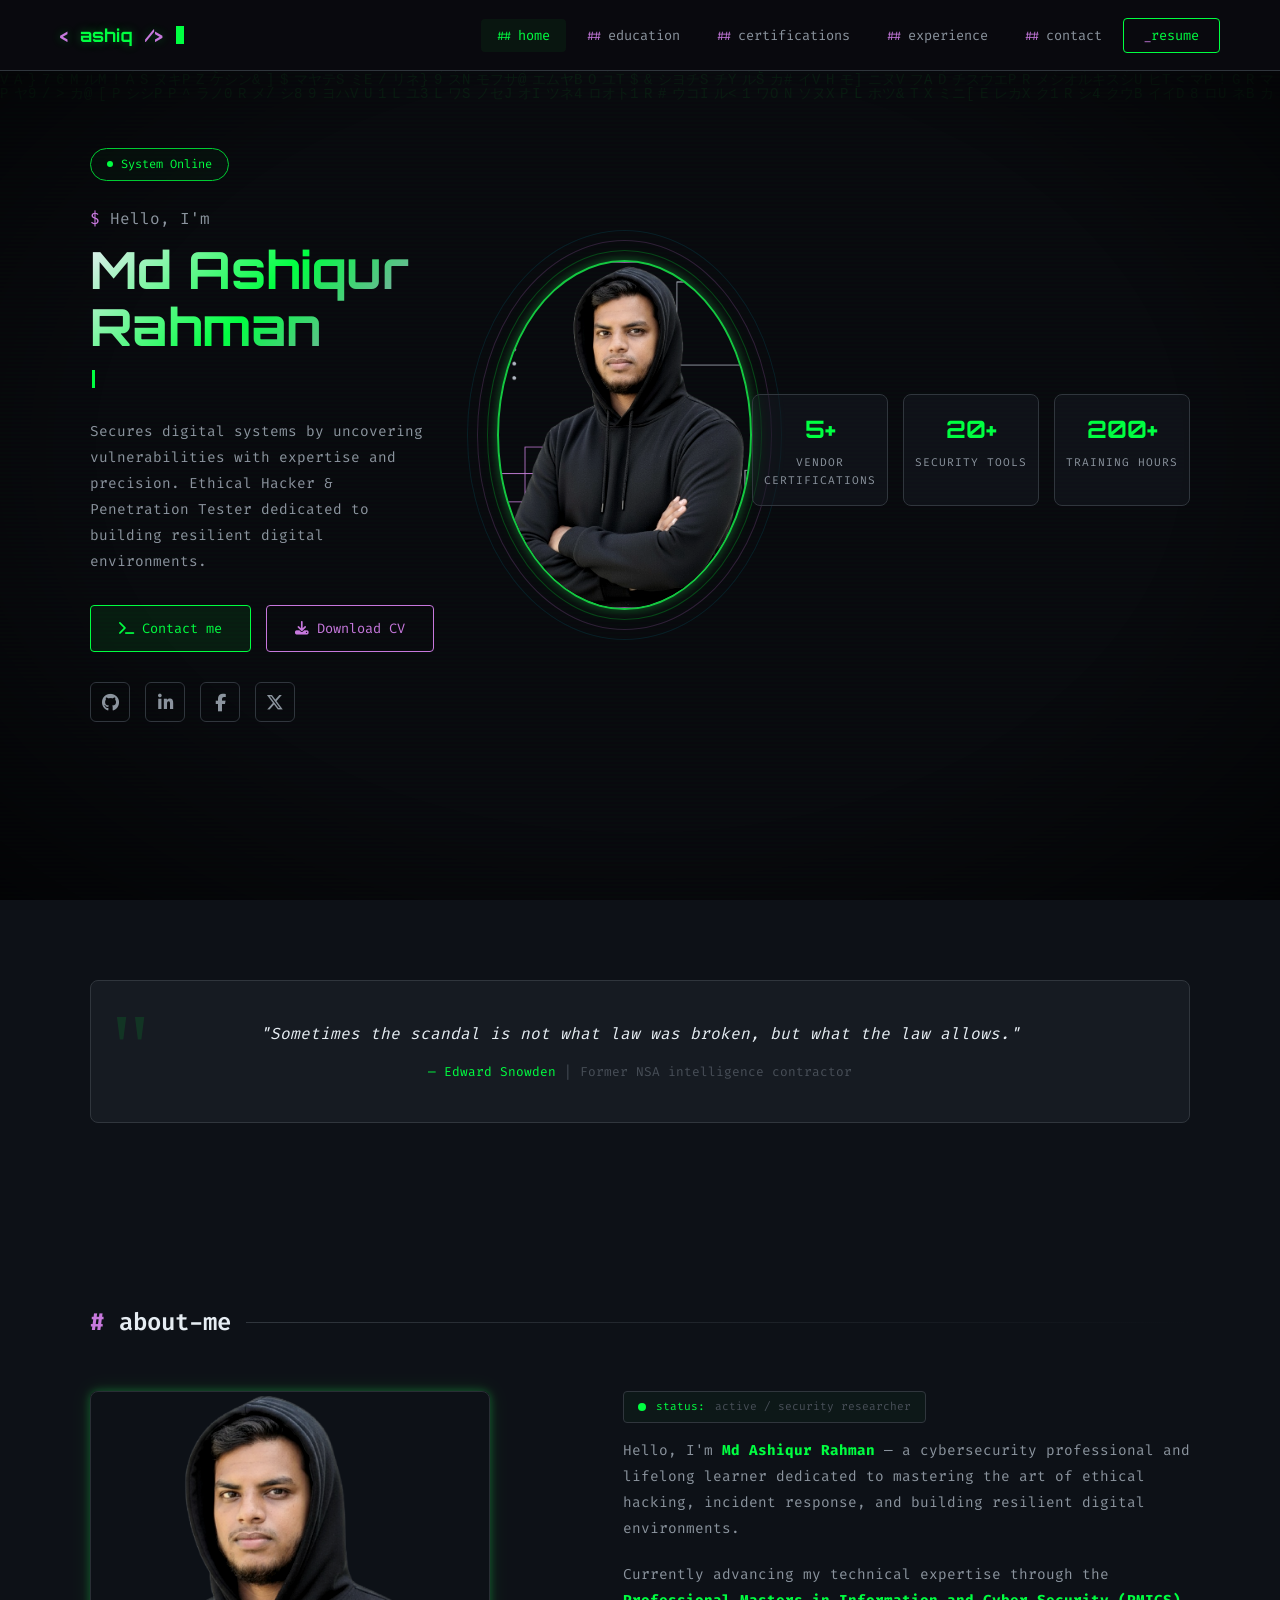
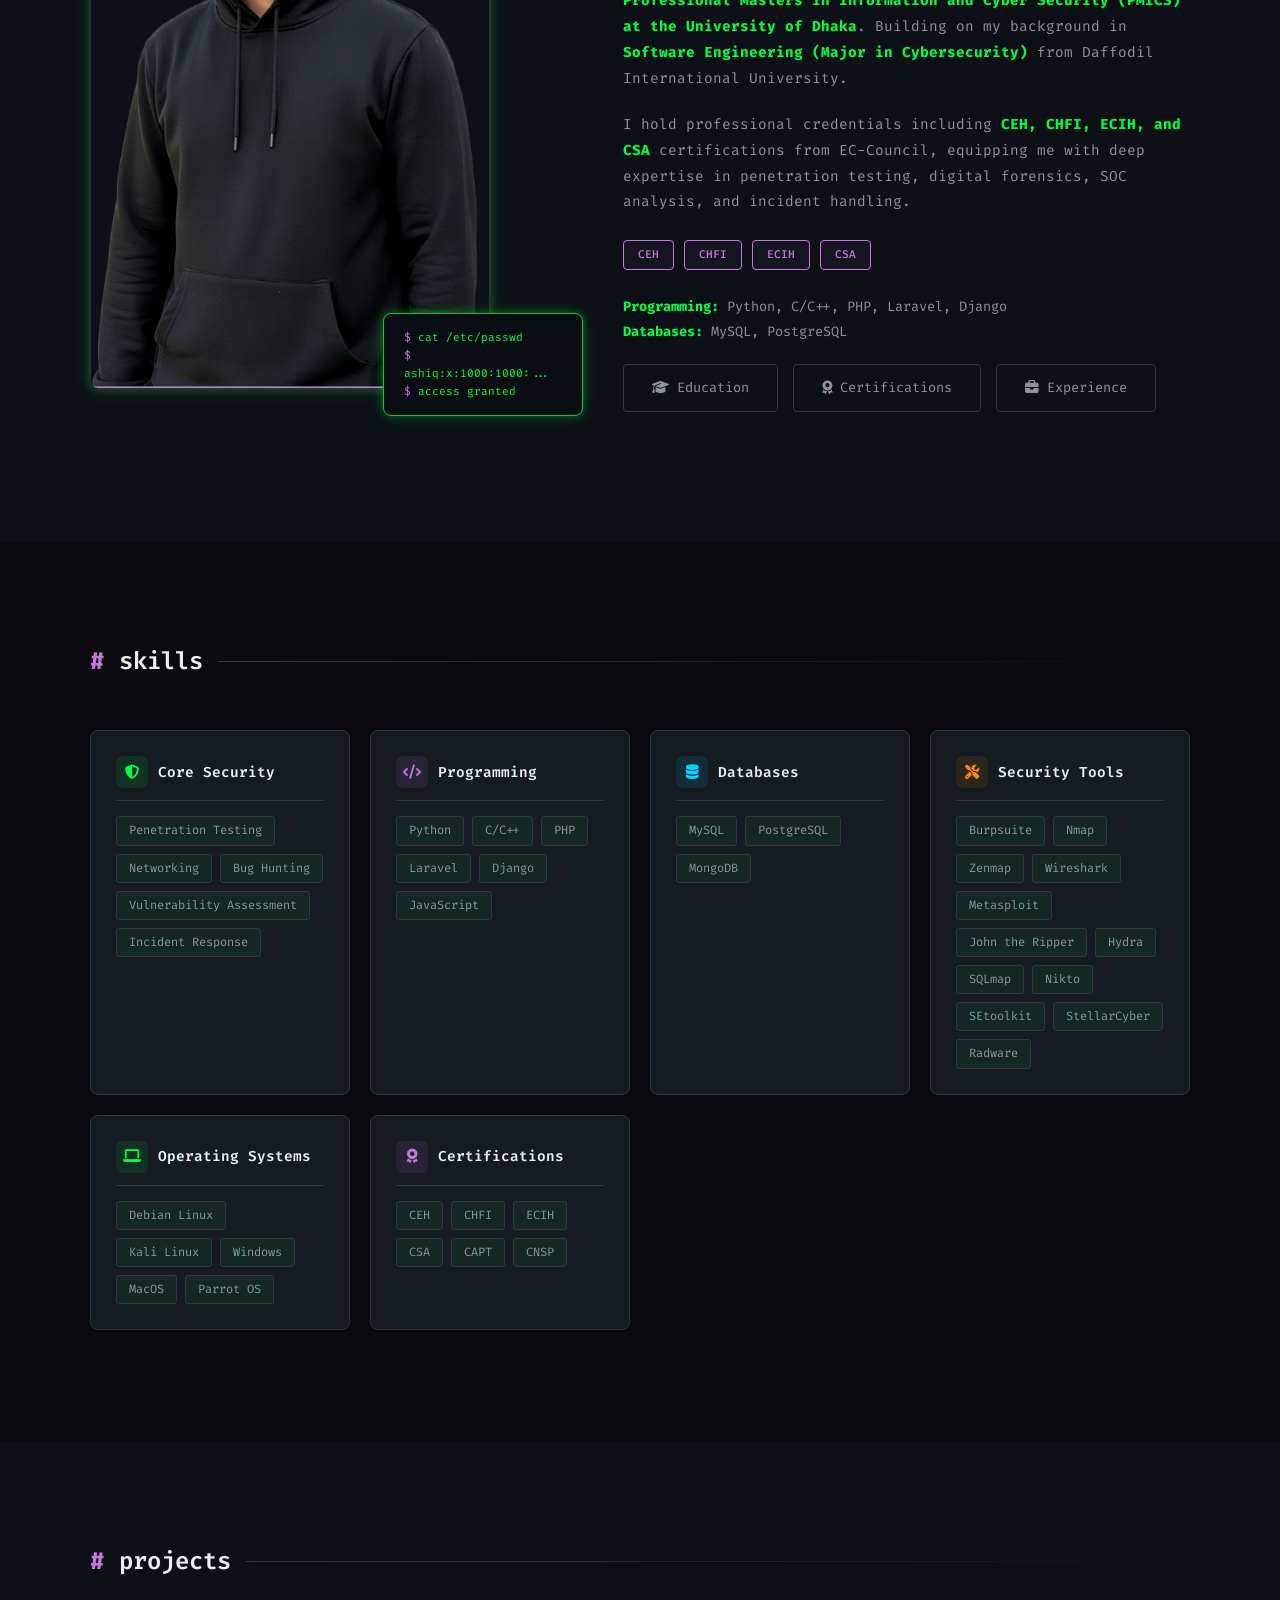
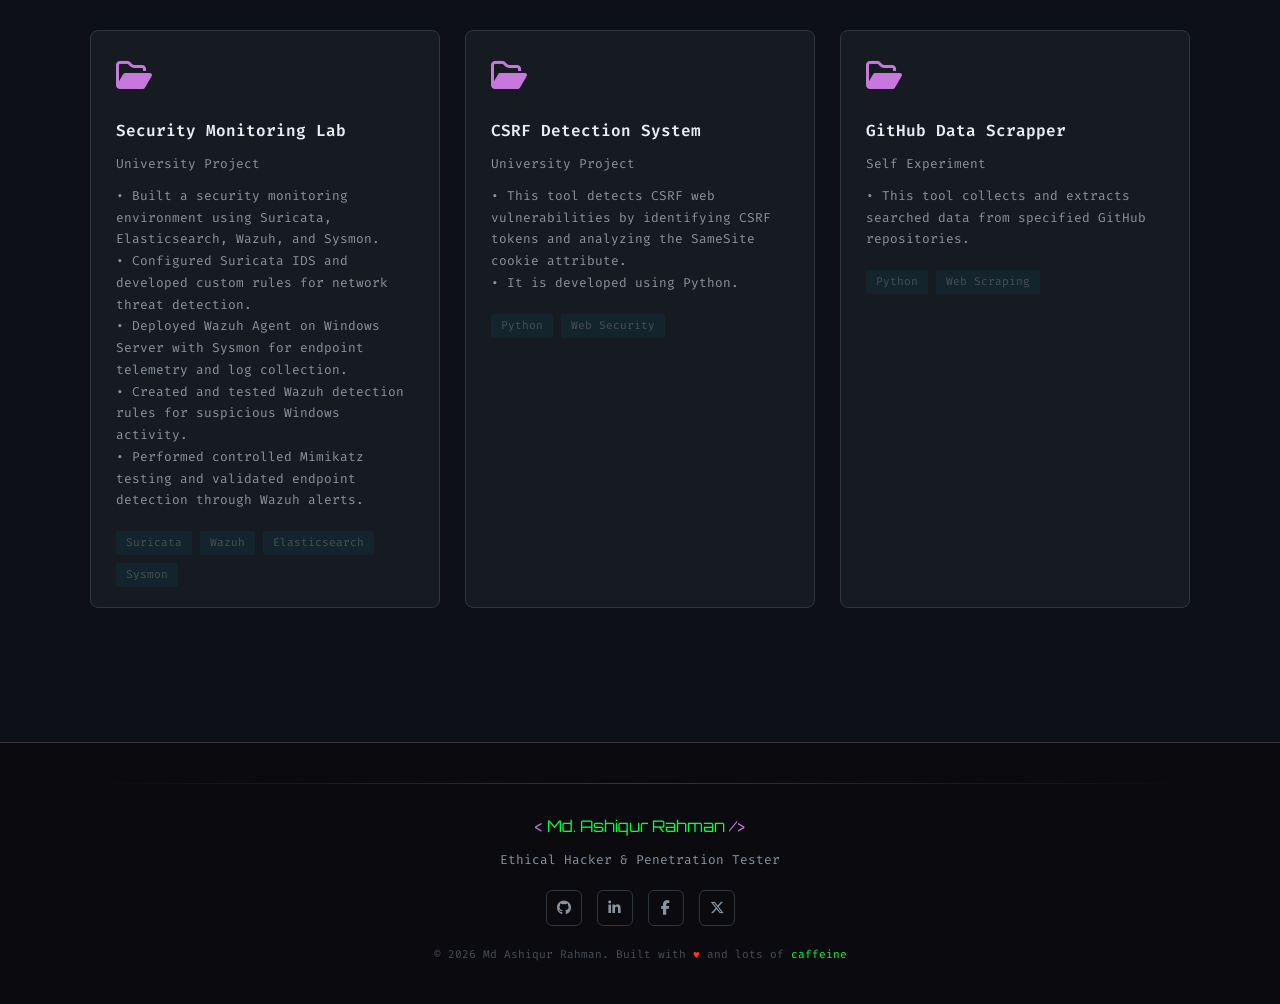
<file: index.html>
<!DOCTYPE html>
<html lang="en">
<head>
    <meta charset="UTF-8">
    <meta name="viewport" content="width=device-width, initial-scale=1.0">
    <title>Md Ashiqur Rahman | Ethical Hacker & Penetration Tester</title>
    <link rel="icon" type="image/png" href="images/Adobe-Express-file-2.png">
    <link rel="preconnect" href="https://fonts.googleapis.com">
    <link href="https://fonts.googleapis.com/css2?family=Fira+Code:wght@300;400;500;600;700&family=Orbitron:wght@400;500;600;700;800;900&display=swap" rel="stylesheet">
    <link rel="stylesheet" href="https://cdnjs.cloudflare.com/ajax/libs/font-awesome/6.7.2/css/all.min.css">
    <link rel="stylesheet" href="css/style.css?v=4">
</head>
<body>

    <!-- ===== LOADING SCREEN ===== -->
    <div class="loader" id="loader">
        <div class="loader-text">[ system/init ]</div>
        <div class="loader-bar"><div class="fill"></div></div>
        <div class="loader-sub">loading portfolio<span class="blink">_</span></div>
    </div>

    <!-- ===== MATRIX CANVAS ===== -->
    <canvas id="matrix-canvas"></canvas>

    <!-- ===== SCANLINES ===== -->
    <div class="scanlines"></div>

    <!-- ===== CRT OVERLAY ===== -->
    <div class="crt-overlay"></div>

    <!-- ===== CUSTOM CURSOR ===== -->
    <div class="custom-cursor" id="cursor"></div>
    <div class="custom-cursor-dot" id="cursor-dot"></div>

    <!-- ===== NAVIGATION ===== -->
    <nav id="navbar">
        <div class="nav-container">
            <a href="index.html" class="nav-logo">
                <span class="logo-bracket"><</span>
                <span>ashiq</span>
                <span class="logo-bracket">/></span>
                <span class="logo-cursor"></span>
            </a>
            <ul class="nav-links" id="navLinks">
                <li><a href="index.html" class="active">home</a></li>
                <li><a href="education.html">education</a></li>
                <li><a href="certifications.html">certifications</a></li>
                <li><a href="experience.html">experience</a></li>
                <li><a href="contact.html">contact</a></li>
<li><a href="resume.pdf" target="_blank" class="nav-resume">resume</a></li>
            </ul>
            <button class="nav-toggle" id="navToggle" aria-label="Toggle menu">
                <span></span>
                <span></span>
                <span></span>
            </button>
        </div>
    </nav>

    <!-- ===== HERO SECTION ===== -->
    <section id="home">
        <div class="container hero">
            <div class="hero-content">
                <div class="hero-badge fade-in-up">
                    <span class="dot"></span>
                    <span>System Online</span>
                </div>
                <p class="hero-greeting fade-in-up fade-in-up-delay-1">
                    <span class="highlight">$</span> Hello, I'm
                </p>
                <h1 class="hero-name fade-in-up fade-in-up-delay-2">Md Ashiqur<br>Rahman</h1>
                <div class="hero-typing fade-in-up fade-in-up-delay-3">
                    <span class="typed-text" id="typedText"></span><span class="cursor-blink"></span>
                </div>
                <p class="hero-desc fade-in-up fade-in-up-delay-3">
                    Secures digital systems by uncovering vulnerabilities with expertise and precision. 
                    Ethical Hacker & Penetration Tester dedicated to building resilient digital environments.
                </p>
                <div class="hero-buttons fade-in-up fade-in-up-delay-4">
                    <a href="contact.html" class="btn btn-primary">
                        <i class="fa-solid fa-terminal"></i> Contact me
                    </a>
                <a href="resume.pdf" target="_blank" class="btn btn-secondary">
                        <i class="fa-solid fa-download"></i> Download CV
                    </a>
                </div>
                <div class="hero-social fade-in-up fade-in-up-delay-5">
                    <a href="https://github.com/H3xPh4nt0m" target="_blank" aria-label="GitHub"><i class="fa-brands fa-github"></i></a>
                    <a href="https://www.linkedin.com/in/md-ashiqur-rahman-35151b208/" target="_blank" aria-label="LinkedIn"><i class="fa-brands fa-linkedin-in"></i></a>
                    <a href="https://www.facebook.com/md.ashiqrahman.121" target="_blank" aria-label="Facebook"><i class="fa-brands fa-facebook-f"></i></a>
                    <a href="https://x.com/MDASHIKARMAN" target="_blank" aria-label="Twitter"><i class="fa-brands fa-x-twitter"></i></a>
                </div>
            </div>
            <div class="hero-image fade-in-up fade-in-up-delay-3">
                <div class="hero-image-wrapper">
                    <div class="glow-ring"></div>
                    <div class="glow-ring"></div>
                    <div class="glow-ring"></div>
                    <img class="avatar" src="images/Adobe-Express-file-2.png" alt="Md Ashiqur Rahman">
                </div>
                <div class="hero-stats">
                    <div class="hero-stat">
                        <div class="number">5+</div>
                        <div class="label">Vendor Certifications</div>
                    </div>
                    <div class="hero-stat">
                        <div class="number">20+</div>
                        <div class="label">Security Tools</div>
                    </div>
                    <div class="hero-stat">
                        <div class="number">200+</div>
                        <div class="label">Training Hours</div>
                    </div>
                </div>
            </div>
        </div>
    </section>

    <!-- ===== QUOTE SECTION ===== -->
    <section style="padding: 40px 20px; min-height: auto; background: var(--bg-secondary);">
        <div class="container">
            <div class="quote-section reveal">
                <p class="quote-text">"Sometimes the scandal is not what law was broken, but what the law allows."</p>
                <p class="quote-author">— Edward Snowden <span>| Former NSA intelligence contractor</span></p>
            </div>
        </div>
    </section>

    <!-- ===== ABOUT SECTION ===== -->
    <section id="about">
        <div class="container">
            <div class="section-terminal-header reveal">
                <span class="hash">#</span>
                <span class="title">about-me</span>
                <span class="line"></span>
            </div>
            <div class="about-grid">
                <div class="about-image-wrapper reveal">
                    <img class="about-img" src="images/Portfolio-About-me-section.png" alt="Md Ashiqur Rahman">
                    <div class="terminal-box">
                        <span class="prompt">$</span> cat /etc/passwd<br>
                        <span class="prompt">$</span> ashiq:x:1000:1000:...<br>
                        <span class="prompt">$</span> <span style="color: var(--green);">access granted</span>
                    </div>
                </div>
                <div class="about-text reveal">
                    <div class="terminal-status">
                        <span class="status-dot"></span>
                        <span>status: </span>
                        <span class="status-text">active / security researcher</span>
                    </div>
                    <p class="about-para">
                        Hello, I'm <strong>Md Ashiqur Rahman</strong> — a cybersecurity professional and lifelong learner 
                        dedicated to mastering the art of ethical hacking, incident response, and building resilient 
                        digital environments.
                    </p>
                    <p class="about-para">
                        Currently advancing my technical expertise through the <strong>Professional Masters in 
                        Information and Cyber Security (PMICS) at the University of Dhaka</strong>. Building on my 
                        background in <strong>Software Engineering (Major in Cybersecurity)</strong> from Daffodil 
                        International University.
                    </p>
                    <p class="about-para">
                        I hold professional credentials including <strong>CEH, CHFI, ECIH, and CSA</strong> 
                        certifications from EC-Council, equipping me with deep expertise in penetration testing, 
                        digital forensics, SOC analysis, and incident handling.
                    </p>
                    <div class="about-certs">
                        <span class="cert-badge">CEH</span>
                        <span class="cert-badge">CHFI</span>
                        <span class="cert-badge">ECIH</span>
                        <span class="cert-badge">CSA</span>
                    </div>
                    <p class="about-para" style="font-size: 0.85rem;">
                        <strong>Programming:</strong> Python, C/C++, PHP, Laravel, Django<br>
                        <strong>Databases:</strong> MySQL, PostgreSQL
                    </p>
                    <div class="hero-buttons" style="margin-top: 20px;">
                        <a href="education.html" class="btn btn-outline">
                            <i class="fa-solid fa-graduation-cap"></i> Education
                        </a>
                        <a href="certifications.html" class="btn btn-outline">
                            <i class="fa-solid fa-award"></i> Certifications
                        </a>
                        <a href="experience.html" class="btn btn-outline">
                            <i class="fa-solid fa-briefcase"></i> Experience
                        </a>
                    </div>
                </div>
            </div>
        </div>
    </section>

    <!-- ===== SKILLS SECTION ===== -->
    <section id="skills">
        <div class="container">
            <div class="section-terminal-header reveal">
                <span class="hash">#</span>
                <span class="title">skills</span>
                <span class="line"></span>
            </div>
            <div class="skills-grid">
                <div class="skill-card reveal">
                    <div class="card-header">
                        <div class="icon green"><i class="fa-solid fa-shield-halved"></i></div>
                        <h3>Core Security</h3>
                    </div>
                    <div class="skills-list">
                        <span class="skill-tag">Penetration Testing</span>
                        <span class="skill-tag">Networking</span>
                        <span class="skill-tag">Bug Hunting</span>
                        <span class="skill-tag">Vulnerability Assessment</span>
                        <span class="skill-tag">Incident Response</span>
                    </div>
                </div>
                <div class="skill-card reveal">
                    <div class="card-header">
                        <div class="icon purple"><i class="fa-solid fa-code"></i></div>
                        <h3>Programming</h3>
                    </div>
                    <div class="skills-list">
                        <span class="skill-tag">Python</span>
                        <span class="skill-tag">C/C++</span>
                        <span class="skill-tag">PHP</span>
                        <span class="skill-tag">Laravel</span>
                        <span class="skill-tag">Django</span>
                        <span class="skill-tag">JavaScript</span>
                    </div>
                </div>
                <div class="skill-card reveal">
                    <div class="card-header">
                        <div class="icon cyan"><i class="fa-solid fa-database"></i></div>
                        <h3>Databases</h3>
                    </div>
                    <div class="skills-list">
                        <span class="skill-tag">MySQL</span>
                        <span class="skill-tag">PostgreSQL</span>
                        <span class="skill-tag">MongoDB</span>
                    </div>
                </div>
                <div class="skill-card reveal">
                    <div class="card-header">
                        <div class="icon orange"><i class="fa-solid fa-screwdriver-wrench"></i></div>
                        <h3>Security Tools</h3>
                    </div>
                    <div class="skills-list">
                        <span class="skill-tag">Burpsuite</span>
                        <span class="skill-tag">Nmap</span>
                        <span class="skill-tag">Zenmap</span>
                        <span class="skill-tag">Wireshark</span>
                        <span class="skill-tag">Metasploit</span>
                        <span class="skill-tag">John the Ripper</span>
                        <span class="skill-tag">Hydra</span>
                        <span class="skill-tag">SQLmap</span>
                        <span class="skill-tag">Nikto</span>
                        <span class="skill-tag">SEtoolkit</span>
                        <span class="skill-tag">StellarCyber</span>
                        <span class="skill-tag">Radware</span>
                    </div>
                </div>
                <div class="skill-card reveal">
                    <div class="card-header">
                        <div class="icon green"><i class="fa-solid fa-laptop"></i></div>
                        <h3>Operating Systems</h3>
                    </div>
                    <div class="skills-list">
                        <span class="skill-tag">Debian Linux</span>
                        <span class="skill-tag">Kali Linux</span>
                        <span class="skill-tag">Windows</span>
                        <span class="skill-tag">MacOS</span>
                        <span class="skill-tag">Parrot OS</span>
                    </div>
                </div>
                <div class="skill-card reveal">
                    <div class="card-header">
                        <div class="icon purple"><i class="fa-solid fa-award"></i></div>
                        <h3>Certifications</h3>
                    </div>
                    <div class="skills-list">
                        <span class="skill-tag">CEH</span>
                        <span class="skill-tag">CHFI</span>
                        <span class="skill-tag">ECIH</span>
                        <span class="skill-tag">CSA</span>
                        <span class="skill-tag">CAPT</span>
                        <span class="skill-tag">CNSP</span>
                    </div>
                </div>
            </div>
        </div>
    </section>

    <!-- ===== PROJECTS SECTION ===== -->
    <section id="projects">
        <div class="container">
            <div class="section-terminal-header reveal">
                <span class="hash">#</span>
                <span class="title">projects</span>
                <span class="line"></span>
            </div>
            <div class="projects-grid">
                <div class="project-card reveal">
                    <div class="project-header">
                        <div class="folder-icon"><i class="fa-regular fa-folder-open"></i></div>
                    </div>
                    <div class="project-body">
                        <h3>Security Monitoring Lab</h3>
                        <p>University Project</p>
                        <p style="margin-top: 10px;">• Built a security monitoring environment using Suricata, Elasticsearch, Wazuh, and Sysmon.<br>
                        • Configured Suricata IDS and developed custom rules for network threat detection.<br>
                        • Deployed Wazuh Agent on Windows Server with Sysmon for endpoint telemetry and log collection.<br>
                        • Created and tested Wazuh detection rules for suspicious Windows activity.<br>
                        • Performed controlled Mimikatz testing and validated endpoint detection through Wazuh alerts.</p>
                    </div>
                    <div class="project-footer">
                        <span class="tech-tag">Suricata</span>
                        <span class="tech-tag">Wazuh</span>
                        <span class="tech-tag">Elasticsearch</span>
                        <span class="tech-tag">Sysmon</span>
                    </div>
                </div>
                <div class="project-card reveal">
                    <div class="project-header">
                        <div class="folder-icon"><i class="fa-regular fa-folder-open"></i></div>
                    </div>
                    <div class="project-body">
                        <h3>CSRF Detection System</h3>
                        <p>University Project</p>
                        <p style="margin-top: 10px;">• This tool detects CSRF web vulnerabilities by identifying CSRF tokens and analyzing the SameSite cookie attribute.<br>
                        • It is developed using Python.</p>
                    </div>
                    <div class="project-footer">
                        <span class="tech-tag">Python</span>
                        <span class="tech-tag">Web Security</span>
                    </div>
                </div>
                <div class="project-card reveal">
                    <div class="project-header">
                        <div class="folder-icon"><i class="fa-regular fa-folder-open"></i></div>
                    </div>
                    <div class="project-body">
                        <h3>GitHub Data Scrapper</h3>
                        <p>Self Experiment</p>
                        <p style="margin-top: 10px;">• This tool collects and extracts searched data from specified GitHub repositories.</p>
                    </div>
                    <div class="project-footer">
                        <span class="tech-tag">Python</span>
                        <span class="tech-tag">Web Scraping</span>
                    </div>
                </div>
            </div>
        </div>
    </section>

    <!-- ===== FOOTER ===== -->
    <footer>
        <div class="footer-content">
            <div class="footer-divider"></div>
            <p class="footer-name">
                <span class="bracket"><</span> Md. Ashiqur Rahman <span class="bracket">/></span>
            </p>
            <p class="footer-tagline">Ethical Hacker & Penetration Tester</p>
            <div class="footer-social">
                <a href="https://github.com/H3xPh4nt0m" target="_blank" aria-label="GitHub"><i class="fa-brands fa-github"></i></a>
                <a href="https://www.linkedin.com/in/md-ashiqur-rahman-35151b208/" target="_blank" aria-label="LinkedIn"><i class="fa-brands fa-linkedin-in"></i></a>
                <a href="https://www.facebook.com/md.ashiqrahman.121" target="_blank" aria-label="Facebook"><i class="fa-brands fa-facebook-f"></i></a>
                <a href="https://x.com/MDASHIKARMAN" target="_blank" aria-label="Twitter"><i class="fa-brands fa-x-twitter"></i></a>
            </div>
            <p class="footer-copy">
                &copy; 2026 Md Ashiqur Rahman. Built with <span class="heart">♥</span> and lots of <span style="color: var(--green);">caffeine</span>
            </p>
        </div>
    </footer>

    <script src="js/main.js"></script>
</body>
</html>
</file>
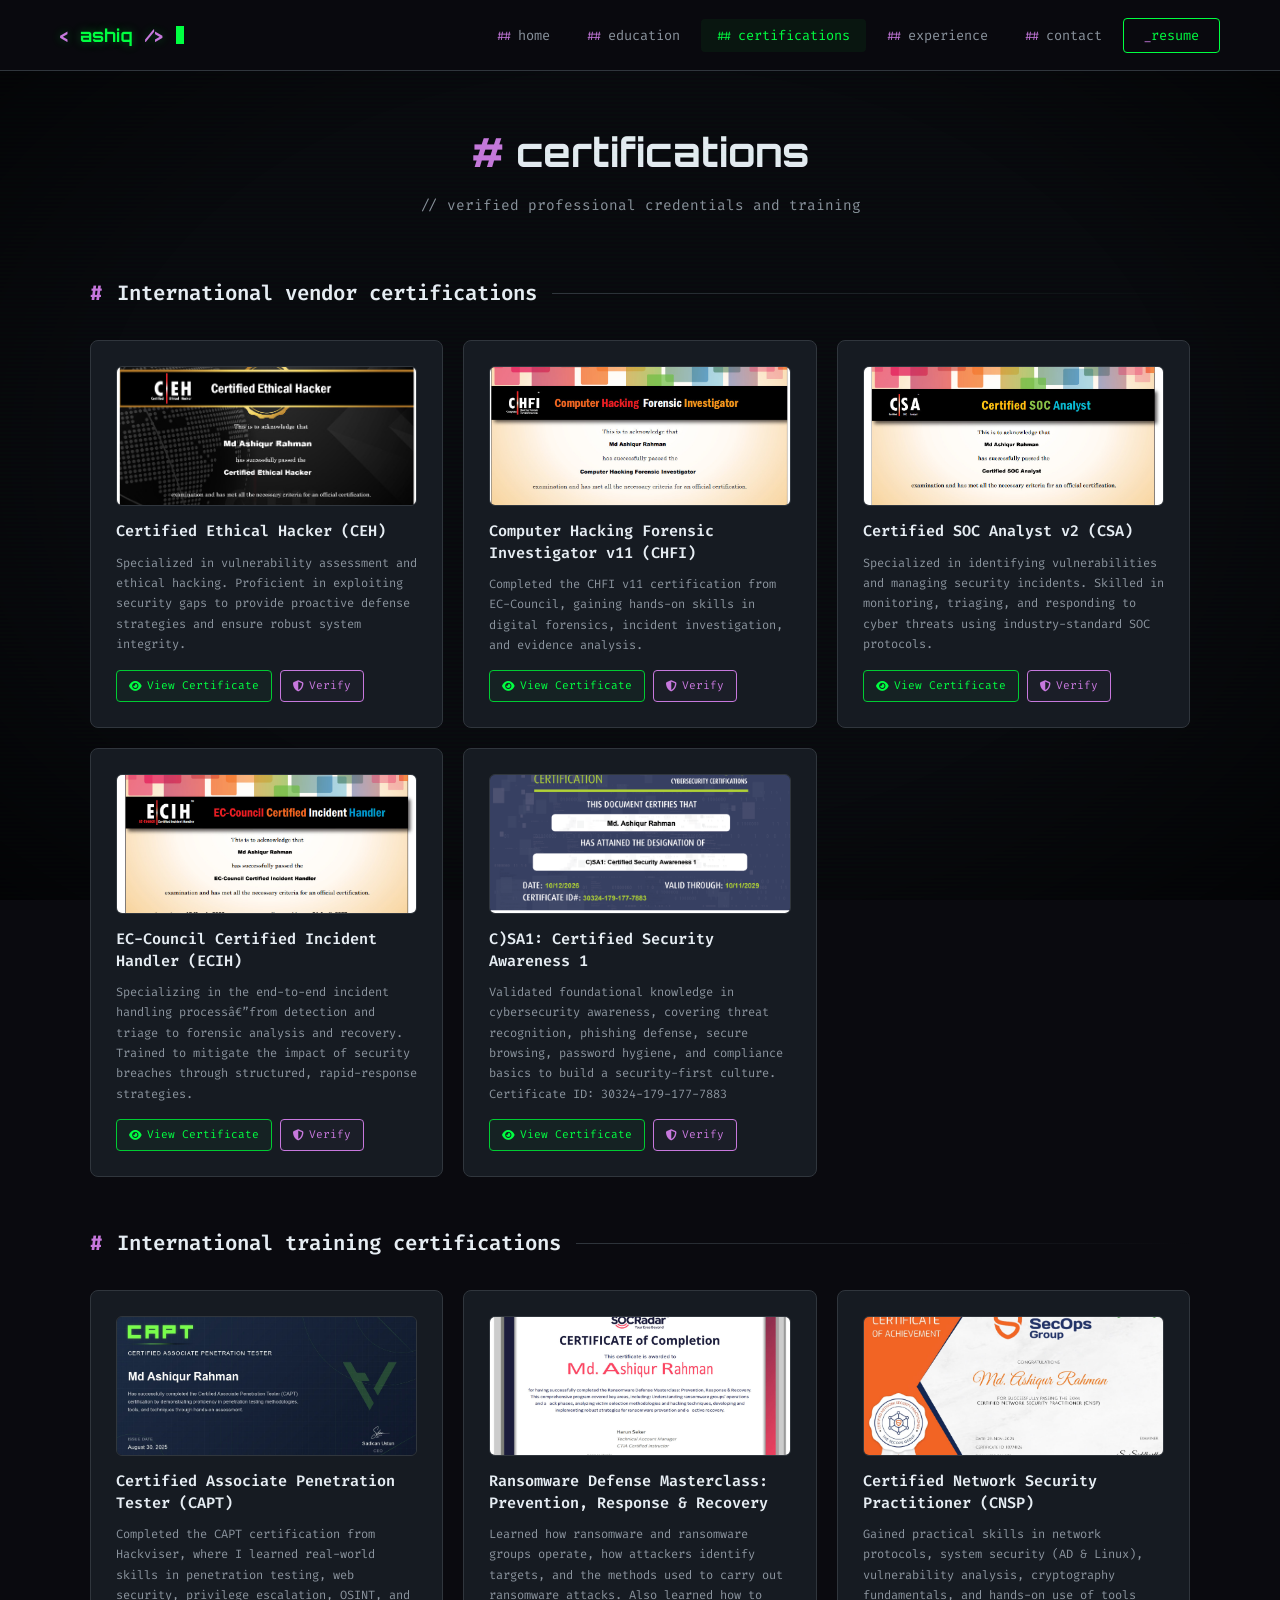
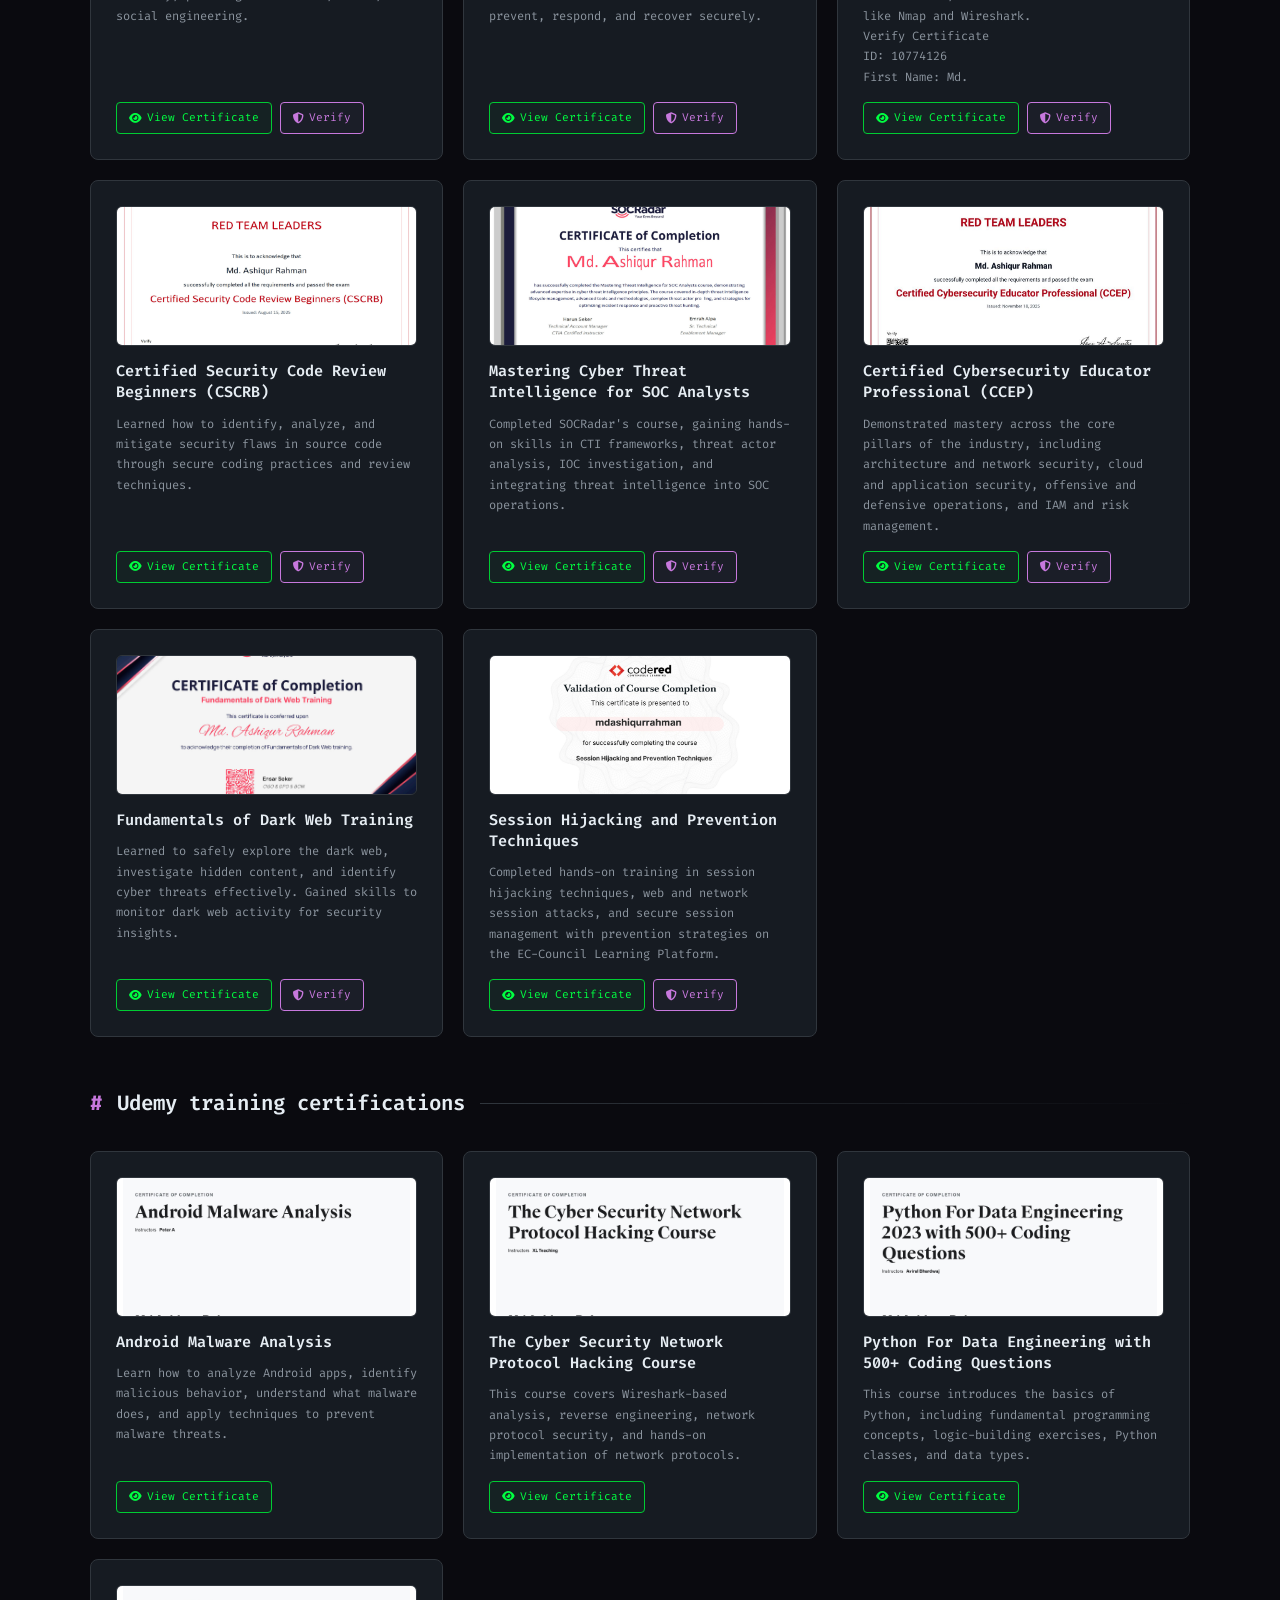
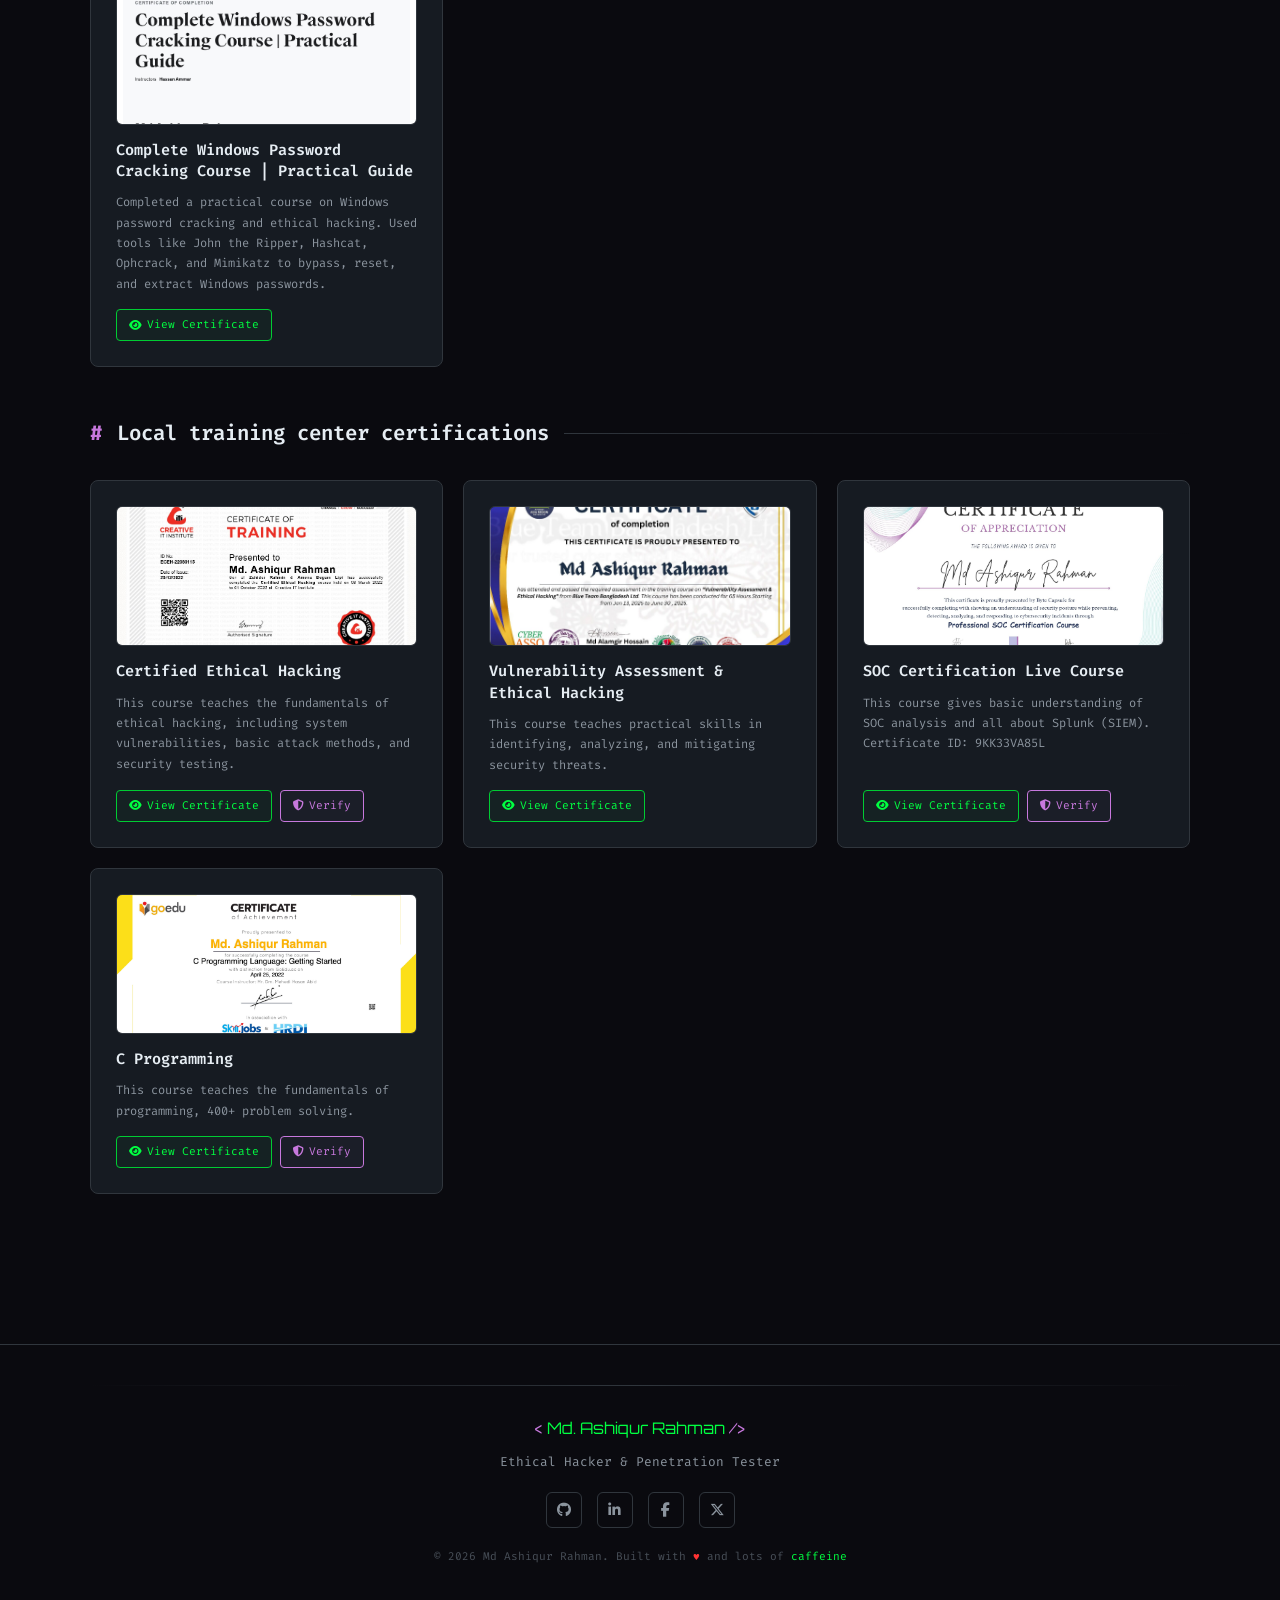
<file: certifications.html>
<!DOCTYPE html>
<html lang="en">
<head>
    <meta charset="UTF-8">
    <meta name="viewport" content="width=device-width, initial-scale=1.0">
    <title>Certifications | Md Ashiqur Rahman</title>
    <link rel="icon" type="image/png" href="images/Adobe-Express-file-2.png">
    <link rel="preconnect" href="https://fonts.googleapis.com">
    <link href="https://fonts.googleapis.com/css2?family=Fira+Code:wght@300;400;500;600;700&family=Orbitron:wght@400;500;600;700;800;900&display=swap" rel="stylesheet">
    <link rel="stylesheet" href="https://cdnjs.cloudflare.com/ajax/libs/font-awesome/6.7.2/css/all.min.css">
    <link rel="stylesheet" href="css/style.css?v=4">
</head>
<body>

    <!-- ===== LOADING SCREEN ===== -->
    <div class="loader" id="loader">
        <div class="loader-text">[ system/init ]</div>
        <div class="loader-bar"><div class="fill"></div></div>
        <div class="loader-sub">loading certifications<span class="blink">_</span></div>
    </div>

    <!-- ===== MATRIX CANVAS ===== -->
    <canvas id="matrix-canvas"></canvas>

    <!-- ===== SCANLINES ===== -->
    <div class="scanlines"></div>

    <!-- ===== CRT OVERLAY ===== -->
    <div class="crt-overlay"></div>

    <!-- ===== CUSTOM CURSOR ===== -->
    <div class="custom-cursor" id="cursor"></div>
    <div class="custom-cursor-dot" id="cursor-dot"></div>

    <!-- ===== NAVIGATION ===== -->
    <nav id="navbar">
        <div class="nav-container">
            <a href="index.html" class="nav-logo">
                <span class="logo-bracket"><</span>
                <span>ashiq</span>
                <span class="logo-bracket">/></span>
                <span class="logo-cursor"></span>
            </a>
            <ul class="nav-links" id="navLinks">
                <li><a href="index.html">home</a></li>
                <li><a href="education.html">education</a></li>
                <li><a href="certifications.html" class="active">certifications</a></li>
                <li><a href="experience.html">experience</a></li>
                <li><a href="contact.html">contact</a></li>
                <li><a href="resume.pdf" target="_blank" class="nav-resume">resume</a></li>
            </ul>
            <button class="nav-toggle" id="navToggle" aria-label="Toggle menu">
                <span></span>
                <span></span>
                <span></span>
            </button>
        </div>
    </nav>

    <!-- ===== PAGE HEADER ===== -->
    <div class="page-header">
        <h1 class="page-title"><span class="hash">#</span> certifications</h1>
        <p class="page-subtitle">// verified professional credentials and training</p>
    </div>

    <!-- ===== CERTIFICATIONS ===== -->
    <section style="padding-top: 20px; min-height: auto;">
        <div class="container">

            <!-- International Vendor Certifications -->
            <div class="cert-category reveal">
                <div class="cert-category-title">
                    <span class="hash">#</span>
                    <h2>International vendor certifications</h2>
                    <span class="line"></span>
                </div>
                <div class="cert-grid">
                    <div class="cert-card">
                        <img class="cert-image" src="images/Screenshot_1-1.jpg" alt="CEH Certificate">
                        <h3 class="cert-title">Certified Ethical Hacker (CEH)</h3>
                        <p class="cert-desc">Specialized in vulnerability assessment and ethical hacking. Proficient in exploiting security gaps to provide proactive defense strategies and ensure robust system integrity.</p>
                        <div class="cert-links">
                            <a href="images/Screenshot_1-1.jpg" target="_blank" class="cert-link"><i class="fa-solid fa-eye"></i> View Certificate</a>
                            <a href="https://aspen.eccouncil.org/VerifyBadge?type=certification&a=tGJyXEzJn/xERY1Ft7OketbASz5kCQ42v6Pt16C//j8=" target="_blank" class="cert-link verify"><i class="fa-solid fa-shield-halved"></i> Verify</a>
                        </div>
                    </div>
                    <div class="cert-card">
                        <img class="cert-image" src="images/Screenshot-2026-05-05-163207.jpg" alt="CHFI Certificate">
                        <h3 class="cert-title">Computer Hacking Forensic Investigator v11 (CHFI)</h3>
                        <p class="cert-desc">Completed the CHFI v11 certification from EC-Council, gaining hands-on skills in digital forensics, incident investigation, and evidence analysis.</p>
                        <div class="cert-links">
                            <a href="images/Screenshot-2026-05-05-163207.jpg" target="_blank" class="cert-link"><i class="fa-solid fa-eye"></i> View Certificate</a>
                            <a href="https://aspen.eccouncil.org/VerifyBadge?type=certification&a=qYIYOniqSTsTRsS0D9keASsWNnvhWNO7Ewsu1qLX5ZM=" target="_blank" class="cert-link verify"><i class="fa-solid fa-shield-halved"></i> Verify</a>
                        </div>
                    </div>
                    <div class="cert-card">
                        <img class="cert-image" src="images/Screenshot_1.jpg" alt="CSA Certificate">
                        <h3 class="cert-title">Certified SOC Analyst v2 (CSA)</h3>
                        <p class="cert-desc">Specialized in identifying vulnerabilities and managing security incidents. Skilled in monitoring, triaging, and responding to cyber threats using industry-standard SOC protocols.</p>
                        <div class="cert-links">
                            <a href="images/Screenshot_1.jpg" target="_blank" class="cert-link"><i class="fa-solid fa-eye"></i> View Certificate</a>
                            <a href="https://aspen.eccouncil.org/VerifyBadge?type=certification&a=m4pncLSmiPfHH8PQWFI6sLcp2MDNah5JCIeL3FbA0y8=" target="_blank" class="cert-link verify"><i class="fa-solid fa-shield-halved"></i> Verify</a>
                        </div>
                    </div>
                    <div class="cert-card">
                        <img class="cert-image" src="images/Screenshot_2.jpg" alt="ECIH Certificate">
                        <h3 class="cert-title">EC-Council Certified Incident Handler (ECIH)</h3>
                        <p class="cert-desc">Specializing in the end-to-end incident handling processâ€”from detection and triage to forensic analysis and recovery. Trained to mitigate the impact of security breaches through structured, rapid-response strategies.</p>
                        <div class="cert-links">
                            <a href="images/Screenshot_2.jpg" target="_blank" class="cert-link"><i class="fa-solid fa-eye"></i> View Certificate</a>
                            <a href="https://aspen.eccouncil.org/VerifyBadge?type=certification&a=wAYnH3V6ZuIBVJ+5RF+nX1T6Pq6Szw/CJ2M9+wcdu/U=" target="_blank" class="cert-link verify"><i class="fa-solid fa-shield-halved"></i> Verify</a>
                                                 </div>
                    </div>
                    <div class="cert-card">
                        <img class="cert-image" src="images/Md.-Ashiqur-RahmanCSA1-Certified-Security-Awareness-1Mile2-Cybersecurity-CertificateMile2-Cybersecurity-Institute.png" alt="CSA1 Certificate">
                        <h3 class="cert-title">C)SA1: Certified Security Awareness 1</h3>
                        <p class="cert-desc">Validated foundational knowledge in cybersecurity awareness, covering threat recognition, phishing defense, secure browsing, password hygiene, and compliance basics to build a security-first culture. Certificate ID: 30324-179-177-7883</p>
                        <div class="cert-links">
                            <a href="images/Md.-Ashiqur-RahmanCSA1-Certified-Security-Awareness-1Mile2-Cybersecurity-CertificateMile2-Cybersecurity-Institute.png" target="_blank" class="cert-link"><i class="fa-solid fa-eye"></i> View Certificate</a>
                            <a href="https://mile2.com/certificate-verification/" target="_blank" class="cert-link verify"><i class="fa-solid fa-shield-halved"></i> Verify</a>
                        </div>
                    </div>
                </div>
            </div>

            <!-- International Training Certifications -->
            <div class="cert-category reveal">
                <div class="cert-category-title">
                    <span class="hash">#</span>
                    <h2>International training certifications</h2>
                    <span class="line"></span>
                </div>
                <div class="cert-grid">
                    <div class="cert-card">
                        <img class="cert-image" src="images/CAPT-Hackviser_page-0001.jpg" alt="CAPT Certificate">
                        <h3 class="cert-title">Certified Associate Penetration Tester (CAPT)</h3>
                        <p class="cert-desc">Completed the CAPT certification from Hackviser, where I learned real-world skills in penetration testing, web security, privilege escalation, OSINT, and social engineering.</p>
                        <div class="cert-links">
                            <a href="images/CAPT-Hackviser_page-0001.jpg" target="_blank" class="cert-link"><i class="fa-solid fa-eye"></i> View Certificate</a>
                            <a href="https://hackviser.com/verify?id=HV-CAPT-O6DCX4YD" target="_blank" class="cert-link verify"><i class="fa-solid fa-shield-halved"></i> Verify</a>
                        </div>
                    </div>
                    <div class="cert-card">
                        <img class="cert-image" src="images/Ransomware-Defense-Masterclass-Prevention-Response-Recovery-conv-1.jpg" alt="Ransomware Defense Certificate">
                        <h3 class="cert-title">Ransomware Defense Masterclass: Prevention, Response & Recovery</h3>
                        <p class="cert-desc">Learned how ransomware and ransomware groups operate, how attackers identify targets, and the methods used to carry out ransomware attacks. Also learned how to prevent, respond, and recover securely.</p>
                        <div class="cert-links">
                            <a href="images/Ransomware-Defense-Masterclass-Prevention-Response-Recovery-conv-1.jpg" target="_blank" class="cert-link"><i class="fa-solid fa-eye"></i> View Certificate</a>
                            <a href="https://credsverse.com/credentials/b82e0cce-b6a1-4255-9157-c9f87fd19bd0?preview=1" target="_blank" class="cert-link verify"><i class="fa-solid fa-shield-halved"></i> Verify</a>
                        </div>
                    </div>
                    <div class="cert-card">
                        <img class="cert-image" src="images/10774126.jpg" alt="CNSP Certificate">
                        <h3 class="cert-title">Certified Network Security Practitioner (CNSP)</h3>
                        <p class="cert-desc">Gained practical skills in network protocols, system security (AD & Linux), vulnerability analysis, cryptography fundamentals, and hands-on use of tools like Nmap and Wireshark.<br>Verify Certificate<br>ID: 10774126<br>First Name: Md.</p>
                        <div class="cert-links">
                            <a href="images/10774126.jpg" target="_blank" class="cert-link"><i class="fa-solid fa-eye"></i> View Certificate</a>
                            <a href="https://secops.group/certificate-validation/" target="_blank" class="cert-link verify"><i class="fa-solid fa-shield-halved"></i> Verify</a>
                        </div>
                    </div>
                    <div class="cert-card">
                        <img class="cert-image" src="images/Certified-Security-Code-Review-Beginners-CSCRB-conv-1.jpg" alt="CSCRB Certificate">
                        <h3 class="cert-title">Certified Security Code Review Beginners (CSCRB)</h3>
                        <p class="cert-desc">Learned how to identify, analyze, and mitigate security flaws in source code through secure coding practices and review techniques.</p>
                        <div class="cert-links">
                            <a href="images/Certified-Security-Code-Review-Beginners-CSCRB-conv-1.jpg" target="_blank" class="cert-link"><i class="fa-solid fa-eye"></i> View Certificate</a>
                            <a href="https://redteamleaders.coursestack.com/exam-completion/439674467c656b78" target="_blank" class="cert-link verify"><i class="fa-solid fa-shield-halved"></i> Verify</a>
                        </div>
                    </div>
                    <div class="cert-card">
                        <img class="cert-image" src="images/Mastering-Cyber-Threat-Intelligence-for-SOC-Analysts-Comp-conv-1.jpg" alt="CTI SOC Certificate">
                        <h3 class="cert-title">Mastering Cyber Threat Intelligence for SOC Analysts</h3>
                        <p class="cert-desc">Completed SOCRadar's course, gaining hands-on skills in CTI frameworks, threat actor analysis, IOC investigation, and integrating threat intelligence into SOC operations.</p>
                        <div class="cert-links">
                            <a href="images/Mastering-Cyber-Threat-Intelligence-for-SOC-Analysts-Comp-conv-1.jpg" target="_blank" class="cert-link"><i class="fa-solid fa-eye"></i> View Certificate</a>
                            <a href="https://credsverse.com/credentials/46f5feeb-10a0-47e6-aa0d-2f125ebf290d?preview=1" target="_blank" class="cert-link verify"><i class="fa-solid fa-shield-halved"></i> Verify</a>
                        </div>
                    </div>
                    <div class="cert-card">
                        <img class="cert-image" src="images/ba7f3fbb-f8c1-4401-a8a9-6f8e244708bf.jpg" alt="CCEP Certificate">
                        <h3 class="cert-title">Certified Cybersecurity Educator Professional (CCEP)</h3>
                        <p class="cert-desc">Demonstrated mastery across the core pillars of the industry, including architecture and network security, cloud and application security, offensive and defensive operations, and IAM and risk management.</p>
                        <div class="cert-links">
                            <a href="images/ba7f3fbb-f8c1-4401-a8a9-6f8e244708bf.jpg" target="_blank" class="cert-link"><i class="fa-solid fa-eye"></i> View Certificate</a>
                            <a href="https://courses.redteamleaders.com/exam-completion/bc56f5300c1ba737" target="_blank" class="cert-link verify"><i class="fa-solid fa-shield-halved"></i> Verify</a>
                        </div>
                    </div>
                    <div class="cert-card">
                        <img class="cert-image" src="images/A1B61D75-280F-4AB6-BE63-D95E2BFC747E.jpg" alt="Dark Web Training Certificate">
                        <h3 class="cert-title">Fundamentals of Dark Web Training</h3>
                        <p class="cert-desc">Learned to safely explore the dark web, investigate hidden content, and identify cyber threats effectively. Gained skills to monitor dark web activity for security insights.</p>
                        <div class="cert-links">
                            <a href="images/A1B61D75-280F-4AB6-BE63-D95E2BFC747E.jpg" target="_blank" class="cert-link"><i class="fa-solid fa-eye"></i> View Certificate</a>
                            <a href="https://credsverse.com/credentials/7e461cd3-60bc-4415-a8ff-fcbecfb9b4e6?preview=1" target="_blank" class="cert-link verify"><i class="fa-solid fa-shield-halved"></i> Verify</a>
                        </div>
                    </div>
                    <div class="cert-card">
                        <img class="cert-image" src="images/293d38c9-1ee7-4066-9048-d7169485b5ae.jpg" alt="Session Hijacking Certificate">
                        <h3 class="cert-title">Session Hijacking and Prevention Techniques</h3>
                        <p class="cert-desc">Completed hands-on training in session hijacking techniques, web and network session attacks, and secure session management with prevention strategies on the EC-Council Learning Platform.</p>
                        <div class="cert-links">
                            <a href="images/293d38c9-1ee7-4066-9048-d7169485b5ae.jpg" target="_blank" class="cert-link"><i class="fa-solid fa-eye"></i> View Certificate</a>
                            <a href="https://learn.eccouncil.org/certificate/057224c1-45d6-446b-a5d4-fa399db7714c" target="_blank" class="cert-link verify"><i class="fa-solid fa-shield-halved"></i> Verify</a>
                        </div>
                    </div>
                </div>
            </div>

            <!-- Udemy Training Certifications -->
            <div class="cert-category reveal">
                <div class="cert-category-title">
                    <span class="hash">#</span>
                    <h2>Udemy training certifications</h2>
                    <span class="line"></span>
                </div>
                <div class="cert-grid">
                    <div class="cert-card">
                        <img class="cert-image" src="images/UC-07da6d44-ec73-419f-b592-424d95932010.jpg" alt="Android Malware Analysis Certificate">
                        <h3 class="cert-title">Android Malware Analysis</h3>
                        <p class="cert-desc">Learn how to analyze Android apps, identify malicious behavior, understand what malware does, and apply techniques to prevent malware threats.</p>
                        <div class="cert-links">
                            <a href="images/UC-07da6d44-ec73-419f-b592-424d95932010.jpg" target="_blank" class="cert-link"><i class="fa-solid fa-eye"></i> View Certificate</a>
                        </div>
                    </div>
                    <div class="cert-card">
                        <img class="cert-image" src="images/The-Cyber-Security-Network-Protocol-Hacking-Course.jpg" alt="Network Protocol Hacking Certificate">
                        <h3 class="cert-title">The Cyber Security Network Protocol Hacking Course</h3>
                        <p class="cert-desc">This course covers Wireshark-based analysis, reverse engineering, network protocol security, and hands-on implementation of network protocols.</p>
                        <div class="cert-links">
                            <a href="images/The-Cyber-Security-Network-Protocol-Hacking-Course.jpg" target="_blank" class="cert-link"><i class="fa-solid fa-eye"></i> View Certificate</a>
                        </div>
                    </div>
                    <div class="cert-card">
                        <img class="cert-image" src="images/UC-3b0203b1-3b0e-4e8d-a028-05b8977cd5ef.jpg" alt="Python Data Engineering Certificate">
                        <h3 class="cert-title">Python For Data Engineering with 500+ Coding Questions</h3>
                        <p class="cert-desc">This course introduces the basics of Python, including fundamental programming concepts, logic-building exercises, Python classes, and data types.</p>
                        <div class="cert-links">
                            <a href="images/UC-3b0203b1-3b0e-4e8d-a028-05b8977cd5ef.jpg" target="_blank" class="cert-link"><i class="fa-solid fa-eye"></i> View Certificate</a>
                        </div>
                    </div>
                    <div class="cert-card">
                        <img class="cert-image" src="images/UC-92eeba50-8ac5-4489-9798-c5931ceb0b0c.jpg" alt="Windows Password Cracking Certificate">
                        <h3 class="cert-title">Complete Windows Password Cracking Course | Practical Guide</h3>
                        <p class="cert-desc">Completed a practical course on Windows password cracking and ethical hacking. Used tools like John the Ripper, Hashcat, Ophcrack, and Mimikatz to bypass, reset, and extract Windows passwords.</p>
                        <div class="cert-links">
                            <a href="images/UC-92eeba50-8ac5-4489-9798-c5931ceb0b0c.jpg" target="_blank" class="cert-link"><i class="fa-solid fa-eye"></i> View Certificate</a>
                        </div>
                    </div>
                </div>
            </div>

            <!-- Local Training Center Certifications -->
            <div class="cert-category reveal">
                <div class="cert-category-title">
                    <span class="hash">#</span>
                    <h2>Local training center certifications</h2>
                    <span class="line"></span>
                </div>
                <div class="cert-grid">
                    <div class="cert-card">
                        <img class="cert-image" src="images/CreativeIT_certificate_page-0001.jpg" alt="Certified Ethical Hacking Local Certificate">
                        <h3 class="cert-title">Certified Ethical Hacking</h3>
                        <p class="cert-desc">This course teaches the fundamentals of ethical hacking, including system vulnerabilities, basic attack methods, and security testing.</p>
                        <div class="cert-links">
                            <a href="images/CreativeIT_certificate_page-0001.jpg" target="_blank" class="cert-link"><i class="fa-solid fa-eye"></i> View Certificate</a>
                            <a href="https://certificate.citsmp.com/?certificate_id=ECEH-22080115" target="_blank" class="cert-link verify"><i class="fa-solid fa-shield-halved"></i> Verify</a>
                        </div>
                    </div>
                    <div class="cert-card">
                        <img class="cert-image" src="images/vulnerability-assessment-and-penetration-testing-BTB.jpg" alt="Vulnerability Assessment Certificate">
                        <h3 class="cert-title">Vulnerability Assessment & Ethical Hacking</h3>
                        <p class="cert-desc">This course teaches practical skills in identifying, analyzing, and mitigating security threats.</p>
                        <div class="cert-links">
                            <a href="images/vulnerability-assessment-and-penetration-testing-BTB.jpg" target="_blank" class="cert-link"><i class="fa-solid fa-eye"></i> View Certificate</a>
                        </div>
                    </div>
                    <div class="cert-card">
                        <img class="cert-image" src="images/Md-Ashiqur-Rahman_SOC_page-0001.jpg" alt="SOC Live Course Certificate">
                        <h3 class="cert-title">SOC Certification Live Course</h3>
                        <p class="cert-desc">This course gives basic understanding of SOC analysis and all about Splunk (SIEM). Certificate ID: 9KK33VA85L</p>
                        <div class="cert-links">
                            <a href="images/Md-Ashiqur-Rahman_SOC_page-0001.jpg" target="_blank" class="cert-link"><i class="fa-solid fa-eye"></i> View Certificate</a>
                            <a href="https://bytecapsuleit.com/verify-certificate" target="_blank" class="cert-link verify"><i class="fa-solid fa-shield-halved"></i> Verify</a>
                        </div>
                    </div>
                    <div class="cert-card">
                        <img class="cert-image" src="images/c-programing-basics.jpg" alt="C Programming Certificate">
                        <h3 class="cert-title">C Programming</h3>
                        <p class="cert-desc">This course teaches the fundamentals of programming, 400+ problem solving.</p>
                        <div class="cert-links">
                            <a href="images/c-programing-basics.jpg" target="_blank" class="cert-link"><i class="fa-solid fa-eye"></i> View Certificate</a>
                            <a href="https://goedu.ac/certificate/74f48e40b90b4ce696097939caa9040d" target="_blank" class="cert-link verify"><i class="fa-solid fa-shield-halved"></i> Verify</a>
                        </div>
                    </div>
                </div>
            </div>

        </div>
    </section>

    <!-- ===== FOOTER ===== -->
    <footer>
        <div class="footer-content">
            <div class="footer-divider"></div>
            <p class="footer-name">
                <span class="bracket"><</span> Md. Ashiqur Rahman <span class="bracket">/></span>
            </p>
            <p class="footer-tagline">Ethical Hacker & Penetration Tester</p>
            <div class="footer-social">
                <a href="https://github.com/H3xPh4nt0m" target="_blank" aria-label="GitHub"><i class="fa-brands fa-github"></i></a>
                <a href="https://www.linkedin.com/in/md-ashiqur-rahman-35151b208/" target="_blank" aria-label="LinkedIn"><i class="fa-brands fa-linkedin-in"></i></a>
                <a href="https://www.facebook.com/md.ashiqrahman.121" target="_blank" aria-label="Facebook"><i class="fa-brands fa-facebook-f"></i></a>
                <a href="https://x.com/MDASHIKARMAN" target="_blank" aria-label="Twitter"><i class="fa-brands fa-x-twitter"></i></a>
            </div>
            <p class="footer-copy">
                &copy; 2026 Md Ashiqur Rahman. Built with <span class="heart">♥</span> and lots of <span style="color: var(--green);">caffeine</span>
            </p>
        </div>
    </footer>

    <script src="js/main.js?v=4"></script>
</body>
</html>
</file>
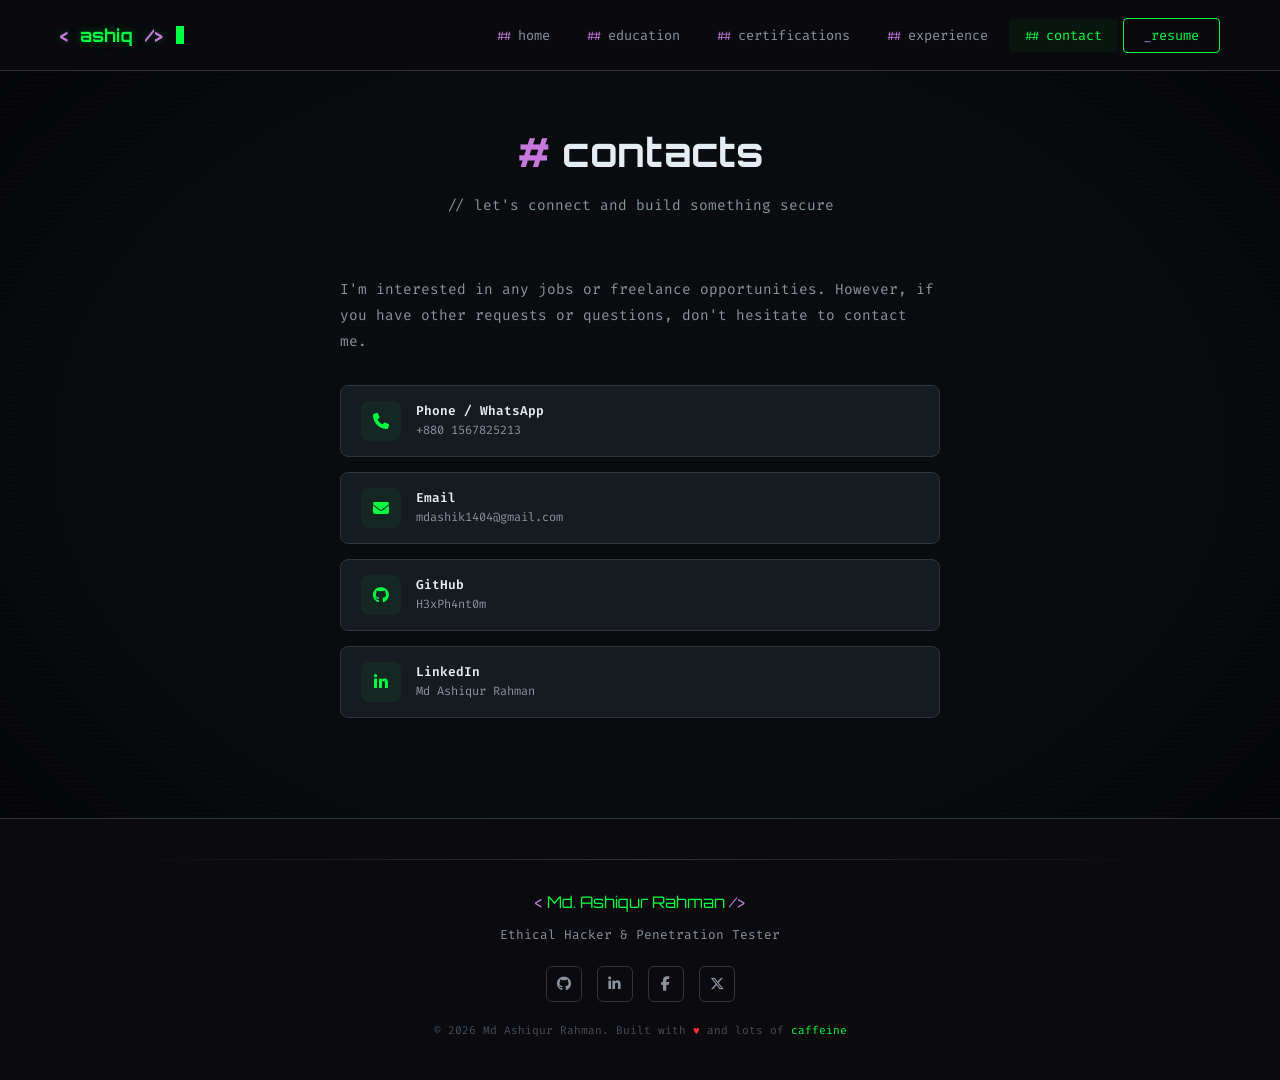
<file: contact.html>
﻿<!DOCTYPE html>
<html lang="en">
<head>
    <meta charset="UTF-8">
    <meta name="viewport" content="width=device-width, initial-scale=1.0">
    <title>Contact | Md Ashiqur Rahman</title>
    <link rel="icon" type="image/png" href="images/Adobe-Express-file-2.png">
    <link rel="preconnect" href="https://fonts.googleapis.com">
    <link href="https://fonts.googleapis.com/css2?family=Fira+Code:wght@300;400;500;600;700&family=Orbitron:wght@400;500;600;700;800;900&display=swap" rel="stylesheet">
    <link rel="stylesheet" href="https://cdnjs.cloudflare.com/ajax/libs/font-awesome/6.7.2/css/all.min.css">
    <link rel="stylesheet" href="css/style.css?v=4">
</head>
<body>

    <!-- ===== LOADING SCREEN ===== -->
    <div class="loader" id="loader">
        <div class="loader-text">[ system/init ]</div>
        <div class="loader-bar"><div class="fill"></div></div>
        <div class="loader-sub">loading contact<span class="blink">_</span></div>
    </div>

    <!-- ===== MATRIX CANVAS ===== -->
    <canvas id="matrix-canvas"></canvas>

    <!-- ===== SCANLINES ===== -->
    <div class="scanlines"></div>

    <!-- ===== CRT OVERLAY ===== -->
    <div class="crt-overlay"></div>

    <!-- ===== CUSTOM CURSOR ===== -->
    <div class="custom-cursor" id="cursor"></div>
    <div class="custom-cursor-dot" id="cursor-dot"></div>

    <!-- ===== NAVIGATION ===== -->
    <nav id="navbar">
        <div class="nav-container">
            <a href="index.html" class="nav-logo">
                <span class="logo-bracket"><</span>
                <span>ashiq</span>
                <span class="logo-bracket">/></span>
                <span class="logo-cursor"></span>
            </a>
            <ul class="nav-links" id="navLinks">
                <li><a href="index.html">home</a></li>
                <li><a href="education.html">education</a></li>
                <li><a href="certifications.html">certifications</a></li>
                <li><a href="experience.html">experience</a></li>
                <li><a href="contact.html" class="active">contact</a></li>
                <li><a href="resume.pdf" target="_blank" class="nav-resume">resume</a></li>
            </ul>
            <button class="nav-toggle" id="navToggle" aria-label="Toggle menu">
                <span></span>
                <span></span>
                <span></span>
            </button>
        </div>
    </nav>

    <!-- ===== PAGE HEADER ===== -->
    <div class="page-header">
        <h1 class="page-title"><span class="hash">#</span> contacts</h1>
        <p class="page-subtitle">// let's connect and build something secure</p>
    </div>

    <!-- ===== CONTACT SECTION ===== -->
    <section style="padding-top: 20px; min-height: auto;">
        <div class="container">
            <div class="contact-content">
                <div class="contact-left reveal">
                    <p class="contact-text">
                        I'm interested in any jobs or freelance opportunities. However, if you have other 
                        requests or questions, don't hesitate to contact me.
                    </p>
                    <div class="contact-info">
                        <a href="https://wa.me/+8801567825213" target="_blank" class="contact-item">
                            <div class="icon"><i class="fa-solid fa-phone"></i></div>
                            <div class="info">
                                <h4>Phone / WhatsApp</h4>
                                <p>+880 1567825213</p>
                            </div>
                        </a>
                        <a href="mailto:mdashik1404@gmail.com" class="contact-item">
                            <div class="icon"><i class="fa-solid fa-envelope"></i></div>
                            <div class="info">
                                <h4>Email</h4>
                                <p>mdashik1404@gmail.com</p>
                            </div>
                        </a>
                        <a href="https://github.com/H3xPh4nt0m" target="_blank" class="contact-item">
                            <div class="icon"><i class="fa-brands fa-github"></i></div>
                            <div class="info">
                                <h4>GitHub</h4>
                                <p>H3xPh4nt0m</p>
                            </div>
                        </a>
                        <a href="https://www.linkedin.com/in/md-ashiqur-rahman-35151b208/" target="_blank" class="contact-item">
                            <div class="icon"><i class="fa-brands fa-linkedin-in"></i></div>
                            <div class="info">
                                <h4>LinkedIn</h4>
                                <p>Md Ashiqur Rahman</p>
                            </div>
                        </a>
                    </div>
                </div>
            </div>
        </div>
    </section>

    <!-- ===== FOOTER ===== -->
    <footer>
        <div class="footer-content">
            <div class="footer-divider"></div>
            <p class="footer-name">
                <span class="bracket"><</span> Md. Ashiqur Rahman <span class="bracket">/></span>
            </p>
            <p class="footer-tagline">Ethical Hacker & Penetration Tester</p>
            <div class="footer-social">
                <a href="https://github.com/H3xPh4nt0m" target="_blank" aria-label="GitHub"><i class="fa-brands fa-github"></i></a>
                <a href="https://www.linkedin.com/in/md-ashiqur-rahman-35151b208/" target="_blank" aria-label="LinkedIn"><i class="fa-brands fa-linkedin-in"></i></a>
                <a href="https://www.facebook.com/md.ashiqrahman.121" target="_blank" aria-label="Facebook"><i class="fa-brands fa-facebook-f"></i></a>
                <a href="https://x.com/MDASHIKARMAN" target="_blank" aria-label="Twitter"><i class="fa-brands fa-x-twitter"></i></a>
            </div>
            <p class="footer-copy">
                &copy; 2026 Md Ashiqur Rahman. Built with <span class="heart">♥</span> and lots of <span style="color: var(--green);">caffeine</span>
            </p>
        </div>
    </footer>

    <script src="js/main.js?v=4"></script>
</body>
</html>
</file>
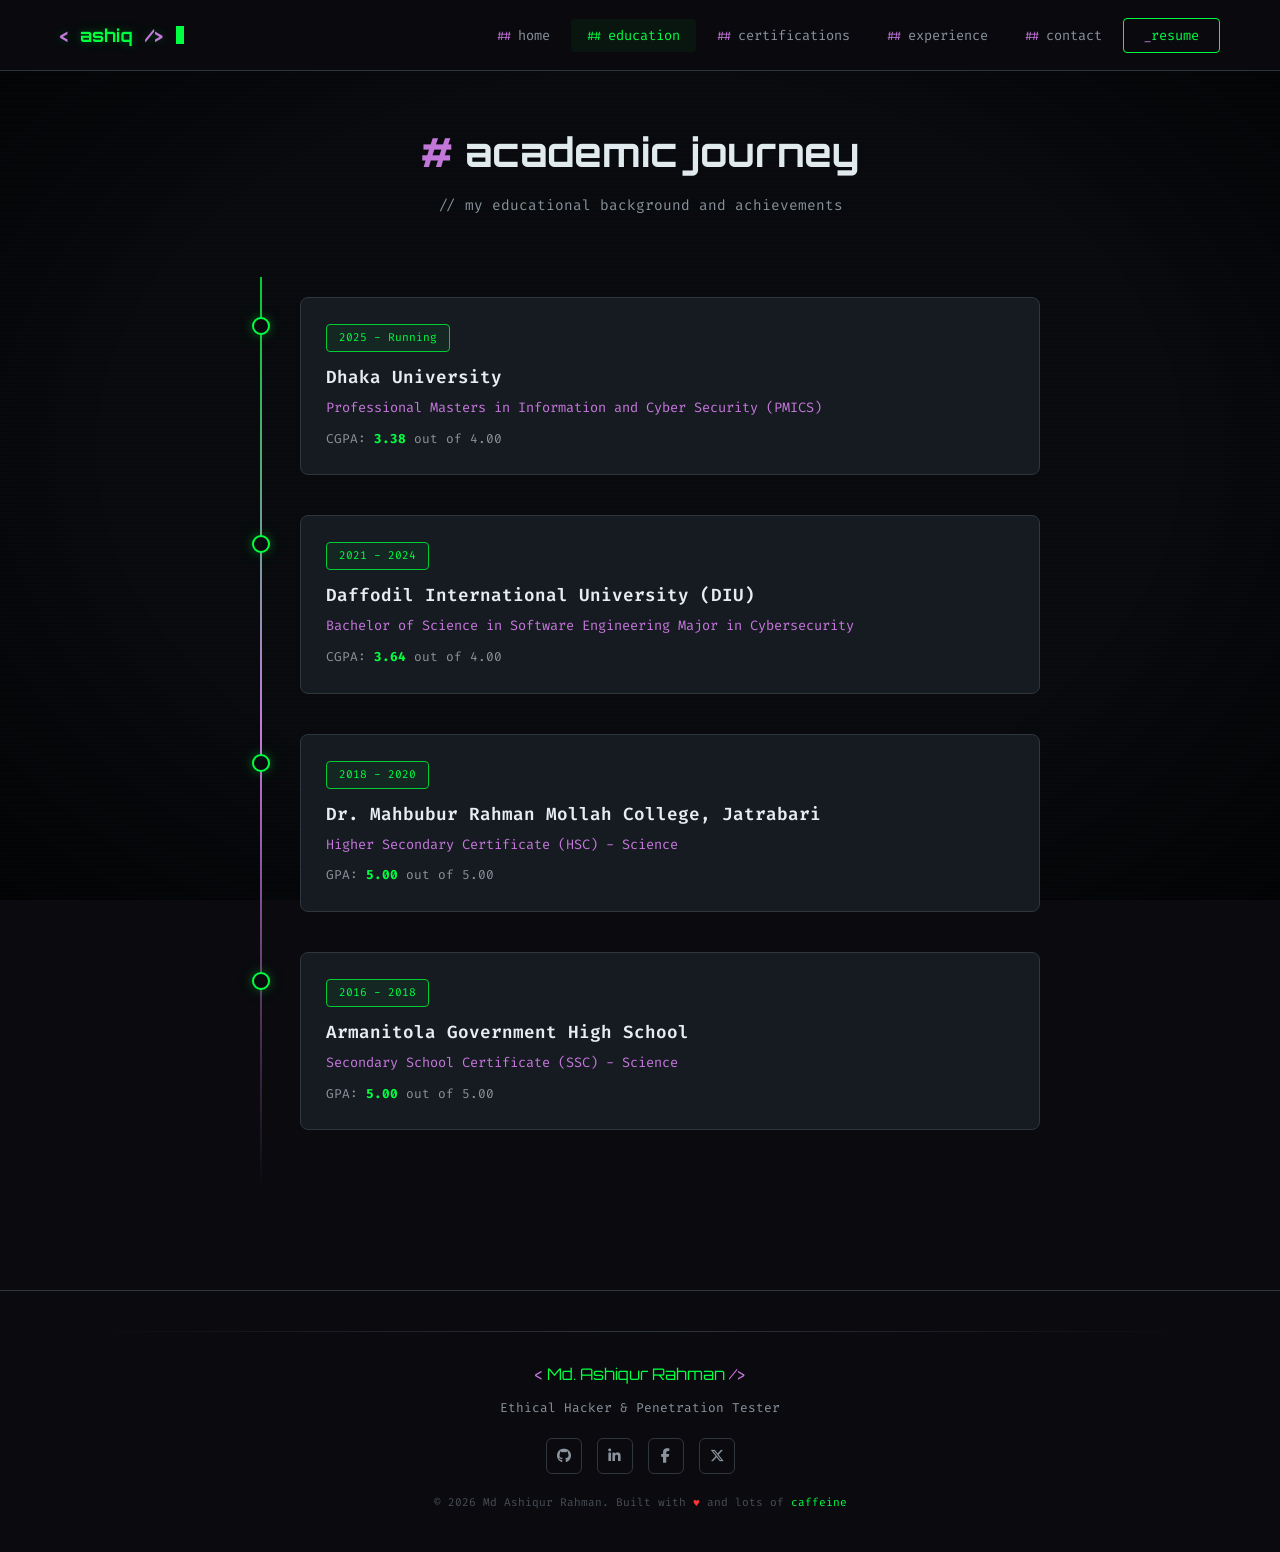
<file: education.html>
﻿<!DOCTYPE html>
<html lang="en">
<head>
    <meta charset="UTF-8">
    <meta name="viewport" content="width=device-width, initial-scale=1.0">
    <title>Education | Md Ashiqur Rahman</title>
    <link rel="icon" type="image/png" href="images/Adobe-Express-file-2.png">
    <link rel="preconnect" href="https://fonts.googleapis.com">
    <link href="https://fonts.googleapis.com/css2?family=Fira+Code:wght@300;400;500;600;700&family=Orbitron:wght@400;500;600;700;800;900&display=swap" rel="stylesheet">
    <link rel="stylesheet" href="https://cdnjs.cloudflare.com/ajax/libs/font-awesome/6.7.2/css/all.min.css">
    <link rel="stylesheet" href="css/style.css?v=4">
</head>
<body>

    <!-- ===== LOADING SCREEN ===== -->
    <div class="loader" id="loader">
        <div class="loader-text">[ system/init ]</div>
        <div class="loader-bar"><div class="fill"></div></div>
        <div class="loader-sub">loading education<span class="blink">_</span></div>
    </div>

    <!-- ===== MATRIX CANVAS ===== -->
    <canvas id="matrix-canvas"></canvas>

    <!-- ===== SCANLINES ===== -->
    <div class="scanlines"></div>

    <!-- ===== CRT OVERLAY ===== -->
    <div class="crt-overlay"></div>

    <!-- ===== CUSTOM CURSOR ===== -->
    <div class="custom-cursor" id="cursor"></div>
    <div class="custom-cursor-dot" id="cursor-dot"></div>

    <!-- ===== NAVIGATION ===== -->
    <nav id="navbar">
        <div class="nav-container">
            <a href="index.html" class="nav-logo">
                <span class="logo-bracket"><</span>
                <span>ashiq</span>
                <span class="logo-bracket">/></span>
                <span class="logo-cursor"></span>
            </a>
            <ul class="nav-links" id="navLinks">
                <li><a href="index.html">home</a></li>
                <li><a href="education.html" class="active">education</a></li>
                <li><a href="certifications.html">certifications</a></li>
                <li><a href="experience.html">experience</a></li>
                <li><a href="contact.html">contact</a></li>
                <li><a href="resume.pdf" target="_blank" class="nav-resume">resume</a></li>
            </ul>
            <button class="nav-toggle" id="navToggle" aria-label="Toggle menu">
                <span></span>
                <span></span>
                <span></span>
            </button>
        </div>
    </nav>

    <!-- ===== PAGE HEADER ===== -->
    <div class="page-header">
        <h1 class="page-title"><span class="hash">#</span> academic journey</h1>
        <p class="page-subtitle">// my educational background and achievements</p>
    </div>

    <!-- ===== EDUCATION TIMELINE ===== -->
    <section style="padding-top: 20px; min-height: auto;">
        <div class="container">
            <div class="education-timeline">
                <div class="education-item reveal">
                    <div class="edu-card">
                        <span class="edu-period">2025 - Running</span>
                        <h3 class="edu-school">Dhaka University</h3>
                        <p class="edu-degree">Professional Masters in Information and Cyber Security (PMICS)</p>
                        <p class="edu-gpa">CGPA: <strong>3.38</strong> out of 4.00</p>
                    </div>
                </div>
                <div class="education-item reveal">
                    <div class="edu-card">
                        <span class="edu-period">2021 - 2024</span>
                        <h3 class="edu-school">Daffodil International University (DIU)</h3>
                        <p class="edu-degree">Bachelor of Science in Software Engineering Major in Cybersecurity</p>
                        <p class="edu-gpa">CGPA: <strong>3.64</strong> out of 4.00</p>
                    </div>
                </div>
                <div class="education-item reveal">
                    <div class="edu-card">
                        <span class="edu-period">2018 - 2020</span>
                        <h3 class="edu-school">Dr. Mahbubur Rahman Mollah College, Jatrabari</h3>
                        <p class="edu-degree">Higher Secondary Certificate (HSC) - Science</p>
                        <p class="edu-gpa">GPA: <strong>5.00</strong> out of 5.00</p>
                    </div>
                </div>
                <div class="education-item reveal">
                    <div class="edu-card">
                        <span class="edu-period">2016 - 2018</span>
                        <h3 class="edu-school">Armanitola Government High School</h3>
                        <p class="edu-degree">Secondary School Certificate (SSC) - Science</p>
                        <p class="edu-gpa">GPA: <strong>5.00</strong> out of 5.00</p>
                    </div>
                </div>
            </div>
        </div>
    </section>

    <!-- ===== FOOTER ===== -->
    <footer>
        <div class="footer-content">
            <div class="footer-divider"></div>
            <p class="footer-name">
                <span class="bracket"><</span> Md. Ashiqur Rahman <span class="bracket">/></span>
            </p>
            <p class="footer-tagline">Ethical Hacker & Penetration Tester</p>
            <div class="footer-social">
                <a href="https://github.com/H3xPh4nt0m" target="_blank" aria-label="GitHub"><i class="fa-brands fa-github"></i></a>
                <a href="https://www.linkedin.com/in/md-ashiqur-rahman-35151b208/" target="_blank" aria-label="LinkedIn"><i class="fa-brands fa-linkedin-in"></i></a>
                <a href="https://www.facebook.com/md.ashiqrahman.121" target="_blank" aria-label="Facebook"><i class="fa-brands fa-facebook-f"></i></a>
                <a href="https://x.com/MDASHIKARMAN" target="_blank" aria-label="Twitter"><i class="fa-brands fa-x-twitter"></i></a>
            </div>
            <p class="footer-copy">
                &copy; 2026 Md Ashiqur Rahman. Built with <span class="heart">♥</span> and lots of <span style="color: var(--green);">caffeine</span>
            </p>
        </div>
    </footer>

    <script src="js/main.js?v=4"></script>
</body>
</html>
</file>
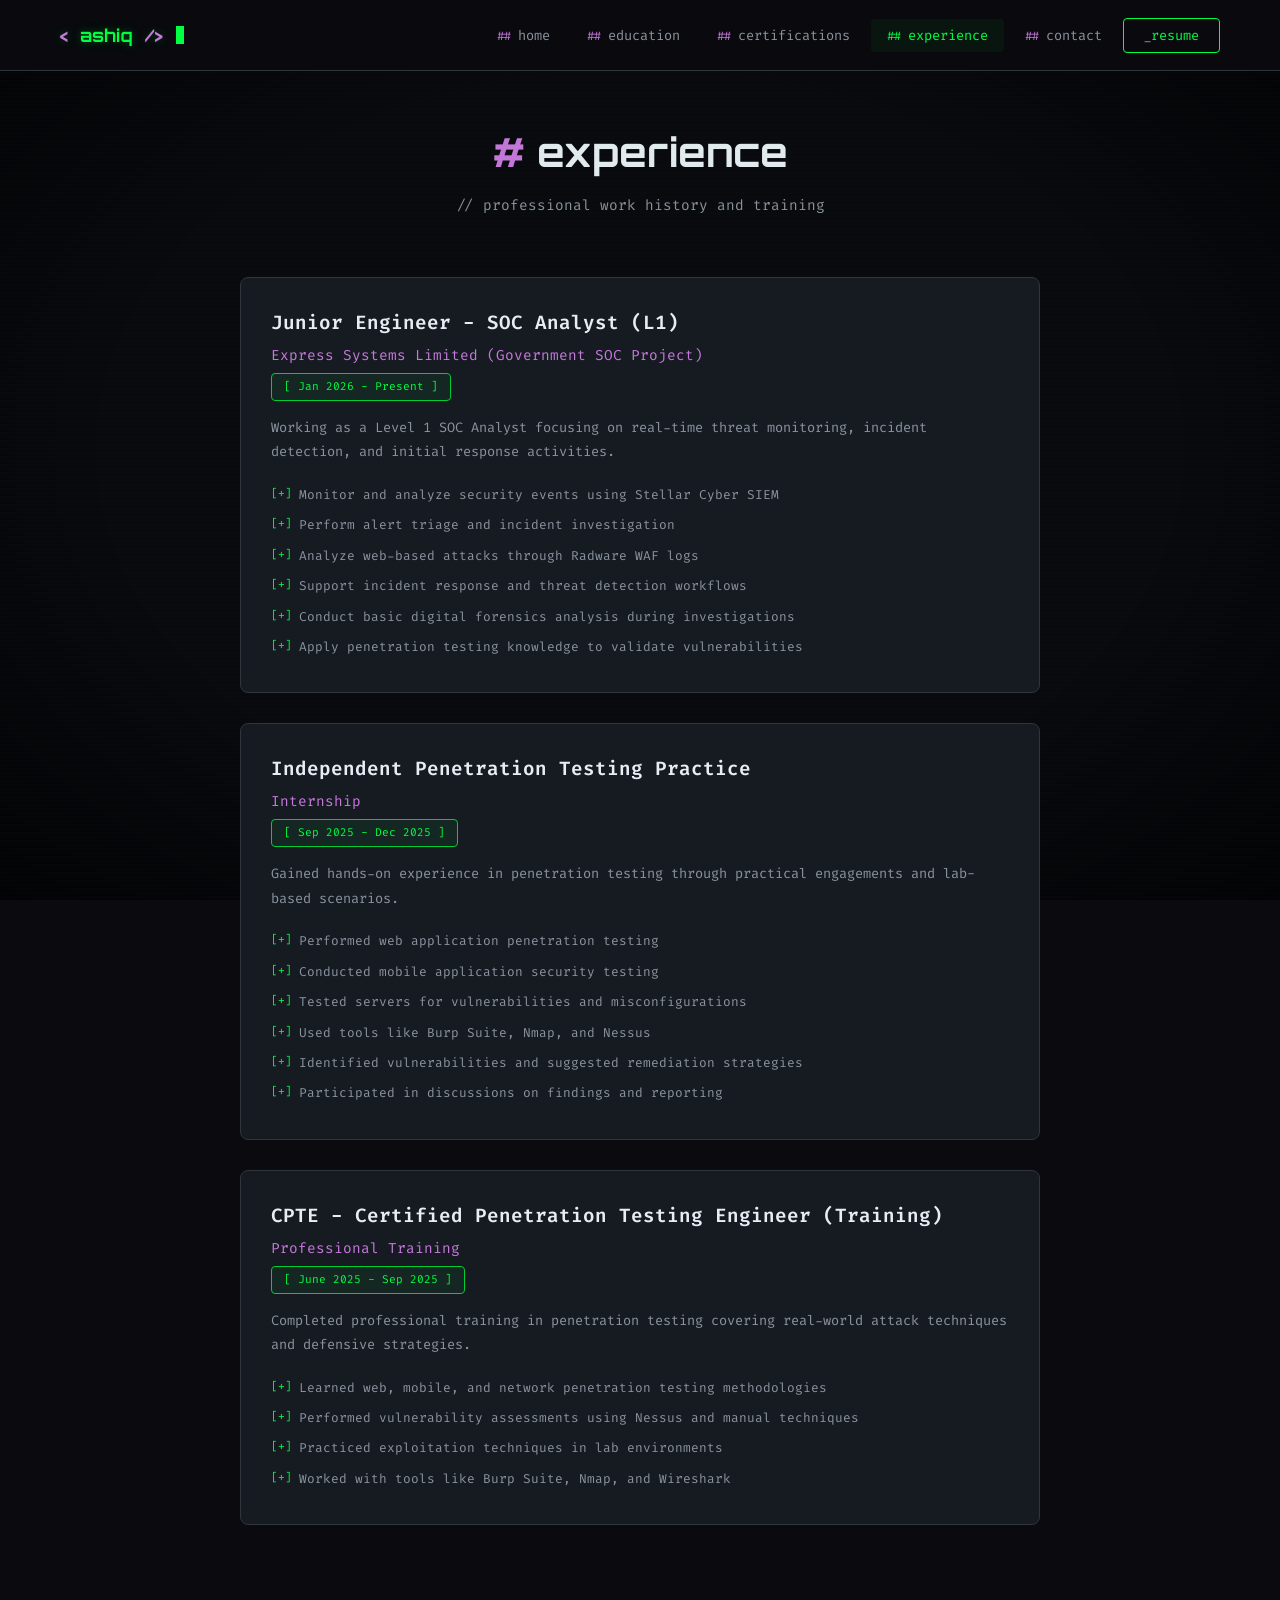
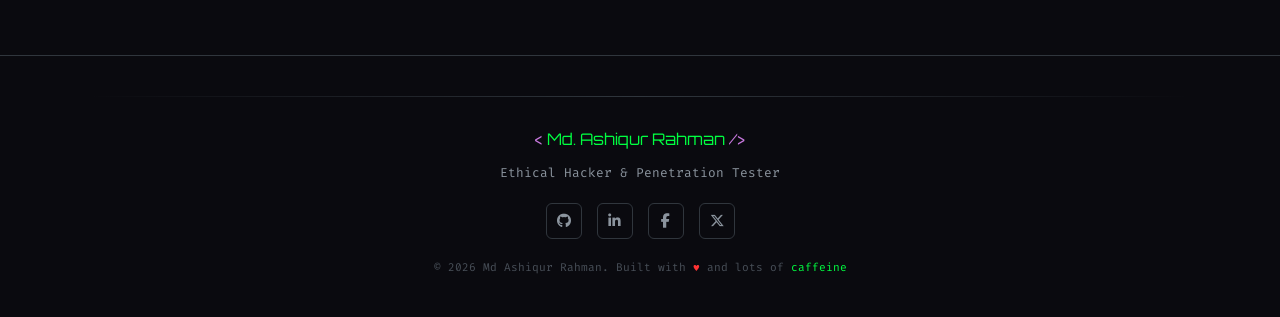
<file: experience.html>
<!DOCTYPE html>
<html lang="en">
<head>
    <meta charset="UTF-8">
    <meta name="viewport" content="width=device-width, initial-scale=1.0">
    <title>Experience | Md Ashiqur Rahman</title>
    <link rel="icon" type="image/png" href="images/Adobe-Express-file-2.png">
    <link rel="preconnect" href="https://fonts.googleapis.com">
    <link href="https://fonts.googleapis.com/css2?family=Fira+Code:wght@300;400;500;600;700&family=Orbitron:wght@400;500;600;700;800;900&display=swap" rel="stylesheet">
    <link rel="stylesheet" href="https://cdnjs.cloudflare.com/ajax/libs/font-awesome/6.7.2/css/all.min.css">
    <link rel="stylesheet" href="css/style.css?v=4">
</head>
<body>

    <!-- ===== LOADING SCREEN ===== -->
    <div class="loader" id="loader">
        <div class="loader-text">[ system/init ]</div>
        <div class="loader-bar"><div class="fill"></div></div>
        <div class="loader-sub">loading experience<span class="blink">_</span></div>
    </div>

    <!-- ===== MATRIX CANVAS ===== -->
    <canvas id="matrix-canvas"></canvas>

    <!-- ===== SCANLINES ===== -->
    <div class="scanlines"></div>

    <!-- ===== CRT OVERLAY ===== -->
    <div class="crt-overlay"></div>

    <!-- ===== CUSTOM CURSOR ===== -->
    <div class="custom-cursor" id="cursor"></div>
    <div class="custom-cursor-dot" id="cursor-dot"></div>

    <!-- ===== NAVIGATION ===== -->
    <nav id="navbar">
        <div class="nav-container">
            <a href="index.html" class="nav-logo">
                <span class="logo-bracket"><</span>
                <span>ashiq</span>
                <span class="logo-bracket">/></span>
                <span class="logo-cursor"></span>
            </a>
            <ul class="nav-links" id="navLinks">
                <li><a href="index.html">home</a></li>
                <li><a href="education.html">education</a></li>
                <li><a href="certifications.html">certifications</a></li>
                <li><a href="experience.html" class="active">experience</a></li>
                <li><a href="contact.html">contact</a></li>
                <li><a href="resume.pdf" target="_blank" class="nav-resume">resume</a></li>
            </ul>
            <button class="nav-toggle" id="navToggle" aria-label="Toggle menu">
                <span></span>
                <span></span>
                <span></span>
            </button>
        </div>
    </nav>

    <!-- ===== PAGE HEADER ===== -->
    <div class="page-header">
        <h1 class="page-title"><span class="hash">#</span> experience</h1>
        <p class="page-subtitle">// professional work history and training</p>
    </div>

    <!-- ===== EXPERIENCE LIST ===== -->
    <section style="padding-top: 20px; min-height: auto;">
        <div class="container">
            <div class="experience-list">

                <div class="experience-item reveal">
                    <h3 class="exp-role">Junior Engineer - SOC Analyst (L1)</h3>
                    <p class="exp-company">Express Systems Limited (Government SOC Project)</p>
                    <span class="exp-period">[ Jan 2026 - Present ]</span>
                    <p class="exp-desc">Working as a Level 1 SOC Analyst focusing on real-time threat monitoring, incident detection, and initial response activities.</p>
                    <ul class="exp-points">
                        <li>&nbsp;Monitor and analyze security events using Stellar Cyber SIEM</li>
                        <li>&nbsp;Perform alert triage and incident investigation</li>
                        <li>&nbsp;Analyze web-based attacks through Radware WAF logs</li>
                        <li>&nbsp;Support incident response and threat detection workflows</li>
                        <li>&nbsp;Conduct basic digital forensics analysis during investigations</li>
                        <li>&nbsp;Apply penetration testing knowledge to validate vulnerabilities</li>
                    </ul>
                </div>

                <div class="experience-item reveal">
                    <h3 class="exp-role">Independent Penetration Testing Practice</h3>
                    <p class="exp-company">Internship</p>
                    <span class="exp-period">[ Sep 2025 - Dec 2025 ]</span>
                    <p class="exp-desc">Gained hands-on experience in penetration testing through practical engagements and lab-based scenarios.</p>
                    <ul class="exp-points">
                        <li>&nbsp;Performed web application penetration testing</li>
                        <li>&nbsp;Conducted mobile application security testing</li>
                        <li>&nbsp;Tested servers for vulnerabilities and misconfigurations</li>
                        <li>&nbsp;Used tools like Burp Suite, Nmap, and Nessus</li>
                        <li>&nbsp;Identified vulnerabilities and suggested remediation strategies</li>
                        <li>&nbsp;Participated in discussions on findings and reporting</li>
                    </ul>
                </div>

                <div class="experience-item reveal">
                    <h3 class="exp-role">CPTE - Certified Penetration Testing Engineer (Training)</h3>
                    <p class="exp-company">Professional Training</p>
                    <span class="exp-period">[ June 2025 - Sep 2025 ]</span>
                    <p class="exp-desc">Completed professional training in penetration testing covering real-world attack techniques and defensive strategies.</p>
                    <ul class="exp-points">
                        <li>&nbsp;Learned web, mobile, and network penetration testing methodologies</li>
                        <li>&nbsp;Performed vulnerability assessments using Nessus and manual techniques</li>
                        <li>&nbsp;Practiced exploitation techniques in lab environments</li>
                        <li>&nbsp;Worked with tools like Burp Suite, Nmap, and Wireshark</li>
                    </ul>
                </div>

            </div>
        </div>
    </section>

    <!-- ===== FOOTER ===== -->
    <footer>
        <div class="footer-content">
            <div class="footer-divider"></div>
            <p class="footer-name">
                <span class="bracket"><</span> Md. Ashiqur Rahman <span class="bracket">/></span>
            </p>
            <p class="footer-tagline">Ethical Hacker & Penetration Tester</p>
            <div class="footer-social">
                <a href="https://github.com/H3xPh4nt0m" target="_blank" aria-label="GitHub"><i class="fa-brands fa-github"></i></a>
                <a href="https://www.linkedin.com/in/md-ashiqur-rahman-35151b208/" target="_blank" aria-label="LinkedIn"><i class="fa-brands fa-linkedin-in"></i></a>
                <a href="https://www.facebook.com/md.ashiqrahman.121" target="_blank" aria-label="Facebook"><i class="fa-brands fa-facebook-f"></i></a>
                <a href="https://x.com/MDASHIKARMAN" target="_blank" aria-label="Twitter"><i class="fa-brands fa-x-twitter"></i></a>
            </div>
            <p class="footer-copy">
                &copy; 2026 Md Ashiqur Rahman. Built with <span class="heart">♥</span> and lots of <span style="color: var(--green);">caffeine</span>
            </p>
        </div>
    </footer>

    <script src="js/main.js?v=4"></script>
</body>
</html>
</file>
<file: css/style.css>
/* ===== RESET & BASE ===== */
*, *::before, *::after {
    margin: 0;
    padding: 0;
    box-sizing: border-box;
}

:root {
    --bg-primary: #0a0a0f;
    --bg-secondary: #0d1117;
    --bg-card: #161b22;
    --bg-terminal: #0a0e14;
    --green: #00ff41;
    --green-dim: #00cc33;
    --purple: #C778DD;
    --purple-dim: #a855f7;
    --cyan: #00d4ff;
    --red: #ff3333;
    --orange: #ff8800;
    --text-primary: #e6edf3;
    --text-secondary: #8b949e;
    --text-dim: #484f58;
    --border: #30363d;
    --glow-green: 0 0 10px rgba(0, 255, 65, 0.3), 0 0 20px rgba(0, 255, 65, 0.1);
    --glow-purple: 0 0 10px rgba(199, 120, 221, 0.3), 0 0 20px rgba(199, 120, 221, 0.1);
}

html {
    scroll-behavior: smooth;
}

body {
    font-family: 'Fira Code', monospace;
    background: var(--bg-primary);
    color: var(--text-primary);
    line-height: 1.6;
    overflow-x: hidden;
    min-height: 100vh;
}

a {
    text-decoration: none;
    color: var(--purple);
    transition: all 0.3s ease;
}
a:hover {
    color: var(--green);
    text-shadow: var(--glow-green);
}

::selection {
    background: var(--green);
    color: var(--bg-primary);
}

::-webkit-scrollbar {
    width: 6px;
}
::-webkit-scrollbar-track {
    background: var(--bg-primary);
}
::-webkit-scrollbar-thumb {
    background: var(--green-dim);
    border-radius: 3px;
}
::-webkit-scrollbar-thumb:hover {
    background: var(--green);
}

/* ===== MATRIX RAIN CANVAS ===== */
#matrix-canvas {
    position: fixed;
    top: 0;
    left: 0;
    width: 100%;
    height: 100%;
    z-index: 0;
    opacity: 0.08;
    pointer-events: none;
}

/* ===== SCANLINE OVERLAY ===== */
.scanlines {
    position: fixed;
    top: 0;
    left: 0;
    width: 100%;
    height: 100%;
    z-index: 1;
    pointer-events: none;
    background: repeating-linear-gradient(
        0deg,
        transparent,
        transparent 2px,
        rgba(0, 255, 65, 0.015) 2px,
        rgba(0, 255, 65, 0.015) 4px
    );
}

/* ===== CRT EFFECT ===== */
.crt-overlay {
    position: fixed;
    top: 0;
    left: 0;
    width: 100%;
    height: 100%;
    z-index: 1;
    pointer-events: none;
    background: radial-gradient(ellipse at center, transparent 60%, rgba(0, 0, 0, 0.6) 100%);
}

/* ===== CURSOR CUSTOM ===== */
.custom-cursor {
    width: 20px;
    height: 20px;
    border: 2px solid var(--green);
    border-radius: 50%;
    position: fixed;
    pointer-events: none;
    z-index: 9999;
    transition: transform 0.1s ease;
    mix-blend-mode: difference;
    display: none;
}
.custom-cursor-dot {
    width: 4px;
    height: 4px;
    background: var(--green);
    border-radius: 50%;
    position: fixed;
    pointer-events: none;
    z-index: 9999;
    transition: transform 0.05s ease;
    display: none;
}

/* ===== NAVIGATION ===== */
nav {
    position: fixed;
    top: 0;
    left: 0;
    width: 100%;
    z-index: 1000;
    background: rgba(10, 10, 15, 0.95);
    backdrop-filter: blur(10px);
    border-bottom: 1px solid var(--border);
    transition: all 0.3s ease;
}
nav.scrolled {
    background: rgba(10, 10, 15, 0.98);
    box-shadow: 0 0 20px rgba(0, 255, 65, 0.05);
}
.nav-container {
    max-width: 1200px;
    margin: 0 auto;
    padding: 0 20px;
    display: flex;
    align-items: center;
    justify-content: space-between;
    height: 70px;
}
.nav-logo {
    display: flex;
    align-items: center;
    gap: 12px;
    font-family: 'Orbitron', sans-serif;
    font-weight: 700;
    font-size: 1.1rem;
    color: var(--green);
    text-shadow: var(--glow-green);
}
.nav-logo .logo-bracket {
    color: var(--purple);
}
.nav-logo .logo-cursor {
    display: inline-block;
    width: 8px;
    height: 18px;
    background: var(--green);
    animation: blink 1s step-end infinite;
    margin-left: 2px;
}
.nav-links {
    display: flex;
    align-items: center;
    gap: 5px;
    list-style: none;
}
.nav-links li a {
    padding: 8px 16px;
    font-size: 0.85rem;
    color: var(--text-secondary);
    font-family: 'Fira Code', monospace;
    border-radius: 4px;
    transition: all 0.3s ease;
    position: relative;
}
.nav-links li a::before {
    content: '## ';
    color: var(--purple);
    font-size: 0.75rem;
}
.nav-links li a:hover,
.nav-links li a.active {
    color: var(--green);
    background: rgba(0, 255, 65, 0.05);
}
.nav-links li a:hover::before,
.nav-links li a.active::before {
    color: var(--green);
}
.nav-resume {
    background: transparent;
    border: 1px solid var(--green);
    color: var(--green) !important;
    padding: 8px 20px !important;
    border-radius: 4px !important;
    font-family: 'Fira Code', monospace;
    font-size: 0.85rem;
    cursor: pointer;
    transition: all 0.3s ease;
}
.nav-resume:hover {
    background: rgba(0, 255, 65, 0.1) !important;
    box-shadow: var(--glow-green);
}
.nav-resume::before {
    content: '_' !important;
}
.nav-toggle {
    display: none;
    flex-direction: column;
    gap: 5px;
    cursor: pointer;
    padding: 5px;
    background: none;
    border: none;
}
.nav-toggle span {
    width: 25px;
    height: 2px;
    background: var(--green);
    transition: all 0.3s ease;
}
.nav-toggle.active span:nth-child(1) {
    transform: rotate(45deg) translate(5px, 5px);
}
.nav-toggle.active span:nth-child(2) {
    opacity: 0;
}
.nav-toggle.active span:nth-child(3) {
    transform: rotate(-45deg) translate(5px, -5px);
}

/* ===== SECTIONS ===== */
section {
    position: relative;
    z-index: 2;
    min-height: 100vh;
    padding: 100px 20px;
}
.container {
    max-width: 1100px;
    margin: 0 auto;
}

/* ===== TERMINAL HEADER ===== */
.section-terminal-header {
    display: flex;
    align-items: center;
    gap: 15px;
    margin-bottom: 50px;
    font-family: 'Fira Code', monospace;
}
.section-terminal-header .hash {
    color: var(--purple);
    font-size: 1.5rem;
    font-weight: 700;
}
.section-terminal-header .title {
    font-family: 'Fira Code', monospace;
    font-size: 1.5rem;
    font-weight: 600;
    color: var(--text-primary);
    text-transform: lowercase;
}
.section-terminal-header .line {
    flex: 1;
    height: 1px;
    background: linear-gradient(90deg, var(--border), transparent);
}

/* ===== PAGE HEADER (for subpages) ===== */
.page-header {
    padding-top: 120px;
    padding-bottom: 40px;
    text-align: center;
}
.page-header .page-title {
    font-family: 'Orbitron', sans-serif;
    font-size: 2.5rem;
    font-weight: 700;
    color: var(--text-primary);
    margin-bottom: 10px;
}
.page-header .page-title .hash {
    color: var(--purple);
}
.page-header .page-subtitle {
    font-size: 0.9rem;
    color: var(--text-secondary);
}

/* ===== HERO SECTION ===== */
#home {
    display: flex;
    align-items: center;
    min-height: 100vh;
    padding-top: 70px;
}
.hero {
    display: grid;
    grid-template-columns: 1fr 1fr;
    gap: 60px;
    align-items: center;
    padding: 40px 0;
}
.hero-content {
    position: relative;
}
.hero-badge {
    display: inline-flex;
    align-items: center;
    gap: 8px;
    padding: 6px 16px;
    border: 1px solid var(--green-dim);
    border-radius: 20px;
    font-size: 0.75rem;
    color: var(--green);
    margin-bottom: 25px;
    background: rgba(0, 255, 65, 0.03);
}
.hero-badge .dot {
    width: 6px;
    height: 6px;
    background: var(--green);
    border-radius: 50%;
    animation: pulse-dot 2s ease-in-out infinite;
}
.hero-greeting {
    font-size: 1rem;
    color: var(--text-secondary);
    margin-bottom: 10px;
}
.hero-greeting .highlight {
    color: var(--purple);
}
.hero-name {
    font-family: 'Orbitron', sans-serif;
    font-size: 3.2rem;
    font-weight: 700;
    line-height: 1.1;
    margin-bottom: 15px;
    background: linear-gradient(135deg, var(--text-primary) 0%, var(--green) 50%, var(--purple) 100%);
    -webkit-background-clip: text;
    -webkit-text-fill-color: transparent;
    background-clip: text;
}
.hero-typing {
    font-size: 1.1rem;
    color: var(--text-secondary);
    margin-bottom: 20px;
    min-height: 30px;
}
.hero-typing .typed-text {
    color: var(--green);
}
.hero-typing .cursor-blink {
    display: inline-block;
    width: 3px;
    height: 1.1rem;
    background: var(--green);
    margin-left: 2px;
    animation: blink 1s step-end infinite;
}
.hero-desc {
    font-size: 0.9rem;
    color: var(--text-secondary);
    line-height: 1.8;
    margin-bottom: 30px;
    max-width: 500px;
}
.hero-buttons {
    display: flex;
    gap: 15px;
    flex-wrap: wrap;
    margin-bottom: 30px;
}
.btn {
    padding: 12px 28px;
    font-family: 'Fira Code', monospace;
    font-size: 0.85rem;
    border: 1px solid var(--green);
    border-radius: 4px;
    cursor: pointer;
    transition: all 0.3s ease;
    display: inline-flex;
    align-items: center;
    gap: 8px;
}
.btn-primary {
    background: rgba(0, 255, 65, 0.08);
    color: var(--green);
}
.btn-primary:hover {
    background: rgba(0, 255, 65, 0.15);
    box-shadow: var(--glow-green);
    transform: translateY(-2px);
}
.btn-secondary {
    background: transparent;
    color: var(--purple);
    border-color: var(--purple);
}
.btn-secondary:hover {
    background: rgba(199, 120, 221, 0.1);
    box-shadow: var(--glow-purple);
    transform: translateY(-2px);
}
.btn-outline {
    background: transparent;
    color: var(--text-secondary);
    border-color: var(--border);
}
.btn-outline:hover {
    border-color: var(--green);
    color: var(--green);
    box-shadow: var(--glow-green);
}
.hero-social {
    display: flex;
    gap: 15px;
}
.hero-social a {
    width: 40px;
    height: 40px;
    display: flex;
    align-items: center;
    justify-content: center;
    border: 1px solid var(--border);
    border-radius: 6px;
    color: var(--text-secondary);
    font-size: 1.1rem;
    transition: all 0.3s ease;
}
.hero-social a:hover {
    border-color: var(--green);
    color: var(--green);
    box-shadow: var(--glow-green);
    transform: translateY(-3px);
}

.hero-image {
    position: relative;
    display: flex;
    justify-content: center;
    align-items: center;
}
.hero-image-wrapper {
    position: relative;
    width: 350px;
    height: 350px;
}
.hero-image-wrapper .glow-ring {
    position: absolute;
    top: -10px;
    left: -10px;
    right: -10px;
    bottom: -10px;
    border: 1px solid var(--green-dim);
    border-radius: 50%;
    animation: spin 10s linear infinite;
    opacity: 0.3;
}
.hero-image-wrapper .glow-ring:nth-child(2) {
    top: -20px;
    left: -20px;
    right: -20px;
    bottom: -20px;
    border-color: var(--purple);
    animation-duration: 15s;
    animation-direction: reverse;
    opacity: 0.2;
}
.hero-image-wrapper .glow-ring:nth-child(3) {
    top: -30px;
    left: -30px;
    right: -30px;
    bottom: -30px;
    border-color: var(--cyan);
    animation-duration: 20s;
    opacity: 0.1;
}
.hero-image-wrapper .avatar {
    width: 100%;
    height: 100%;
    border-radius: 50%;
    object-fit: cover;
    object-position: center top;
    border: 2px solid var(--green-dim);
    position: relative;
    z-index: 2;
    filter: grayscale(20%) contrast(1.1);
    box-shadow: var(--glow-green);
    transition: all 0.3s ease;
}
.hero-image-wrapper .avatar:hover {
    border-color: var(--purple);
    box-shadow: var(--glow-purple);
    transform: scale(1.02);
}
.hero-image-wrapper .avatar-placeholder {
    width: 100%;
    height: 100%;
    border-radius: 50%;
    background: linear-gradient(135deg, var(--bg-card) 0%, var(--bg-secondary) 100%);
    border: 2px solid var(--border);
    display: flex;
    align-items: center;
    justify-content: center;
    font-size: 5rem;
    font-family: 'Orbitron', sans-serif;
    color: var(--green);
    text-shadow: var(--glow-green);
    position: relative;
    z-index: 2;
}
.hero-stats {
    display: grid;
    grid-template-columns: repeat(3, 1fr);
    gap: 15px;
    margin-top: 30px;
    position: relative;
    z-index: 2;
}
.hero-stat {
    text-align: center;
    padding: 15px 10px;
    border: 1px solid var(--border);
    border-radius: 8px;
    background: rgba(22, 27, 34, 0.5);
    backdrop-filter: blur(5px);
}
.hero-stat .number {
    font-family: 'Orbitron', sans-serif;
    font-size: 1.5rem;
    font-weight: 700;
    color: var(--green);
}
.hero-stat .label {
    font-size: 0.7rem;
    color: var(--text-secondary);
    margin-top: 5px;
    text-transform: uppercase;
    letter-spacing: 1px;
}

/* ===== ABOUT SECTION ===== */
#about {
    background: var(--bg-secondary);
}
.about-grid {
    display: grid;
    grid-template-columns: 1fr 1.2fr;
    gap: 60px;
    align-items: start;
}
.about-image-wrapper {
    position: relative;
}
.about-img-placeholder {
    width: 100%;
    max-width: 400px;
    aspect-ratio: 2/3;
    border-radius: 8px;
    border: 1px solid var(--border);
    background: linear-gradient(135deg, var(--bg-card) 0%, var(--bg-secondary) 100%);
    display: flex;
    align-items: center;
    justify-content: center;
    font-size: 4rem;
    color: var(--purple);
}
.about-img {
    width: 100%;
    max-width: 400px;
    border-radius: 8px;
    border: 1px solid var(--border);
    object-fit: cover;
    filter: grayscale(20%) contrast(1.1);
    box-shadow: var(--glow-green);
    transition: all 0.3s ease;
}
.about-img:hover {
    border-color: var(--green-dim);
    box-shadow: var(--glow-purple);
}
.about-image-wrapper .terminal-box {
    position: absolute;
    bottom: -20px;
    right: -20px;
    background: var(--bg-terminal);
    border: 1px solid var(--green-dim);
    border-radius: 8px;
    padding: 15px 20px;
    font-size: 0.7rem;
    color: var(--green);
    box-shadow: var(--glow-green);
    max-width: 200px;
}
.about-image-wrapper .terminal-box .prompt {
    color: var(--purple);
}
.about-text .about-para {
    color: var(--text-secondary);
    font-size: 0.9rem;
    line-height: 1.8;
    margin-bottom: 20px;
}
.about-text .about-para strong {
    color: var(--green);
}
.about-certs {
    display: flex;
    flex-wrap: wrap;
    gap: 10px;
    margin: 25px 0;
}
.about-certs .cert-badge {
    padding: 5px 14px;
    border: 1px solid var(--purple);
    border-radius: 4px;
    font-size: 0.7rem;
    color: var(--purple);
    background: rgba(199, 120, 221, 0.05);
    font-weight: 500;
}
.about-certs .cert-badge:hover {
    background: rgba(199, 120, 221, 0.1);
    box-shadow: var(--glow-purple);
}

/* ===== SKILLS SECTION ===== */
.skills-grid {
    display: grid;
    grid-template-columns: repeat(auto-fit, minmax(240px, 1fr));
    gap: 20px;
}
.skill-card {
    background: var(--bg-card);
    border: 1px solid var(--border);
    border-radius: 8px;
    padding: 25px;
    transition: all 0.3s ease;
}
.skill-card:hover {
    border-color: var(--green-dim);
    box-shadow: var(--glow-green);
    transform: translateY(-3px);
}
.skill-card .card-header {
    display: flex;
    align-items: center;
    gap: 10px;
    margin-bottom: 15px;
    padding-bottom: 12px;
    border-bottom: 1px solid var(--border);
}
.skill-card .card-header .icon {
    width: 32px;
    height: 32px;
    display: flex;
    align-items: center;
    justify-content: center;
    border-radius: 6px;
    font-size: 0.9rem;
}
.skill-card .card-header .icon.green {
    background: rgba(0, 255, 65, 0.1);
    color: var(--green);
}
.skill-card .card-header .icon.purple {
    background: rgba(199, 120, 221, 0.1);
    color: var(--purple);
}
.skill-card .card-header .icon.cyan {
    background: rgba(0, 212, 255, 0.1);
    color: var(--cyan);
}
.skill-card .card-header .icon.orange {
    background: rgba(255, 136, 0, 0.1);
    color: var(--orange);
}
.skill-card .card-header h3 {
    font-size: 0.9rem;
    font-weight: 600;
    color: var(--text-primary);
}
.skill-card .skills-list {
    display: flex;
    flex-wrap: wrap;
    gap: 8px;
}
.skill-card .skills-list .skill-tag {
    padding: 4px 12px;
    background: rgba(0, 255, 65, 0.05);
    border: 1px solid var(--border);
    border-radius: 3px;
    font-size: 0.75rem;
    color: var(--text-secondary);
    transition: all 0.2s ease;
}
.skill-card .skills-list .skill-tag:hover {
    border-color: var(--green-dim);
    color: var(--green);
    background: rgba(0, 255, 65, 0.08);
}

/* ===== PROJECTS SECTION ===== */
#projects {
    background: var(--bg-secondary);
}
.projects-grid {
    display: grid;
    grid-template-columns: repeat(auto-fit, minmax(320px, 1fr));
    gap: 25px;
}
.project-card {
    background: var(--bg-card);
    border: 1px solid var(--border);
    border-radius: 8px;
    overflow: hidden;
    transition: all 0.3s ease;
}
.project-card:hover {
    border-color: var(--purple);
    box-shadow: var(--glow-purple);
    transform: translateY(-4px);
}
.project-card .project-header {
    padding: 20px 25px 0;
    display: flex;
    justify-content: space-between;
    align-items: flex-start;
}
.project-card .project-header .folder-icon {
    font-size: 2rem;
    color: var(--purple);
}
.project-card .project-header .project-links {
    display: flex;
    gap: 10px;
}
.project-card .project-header .project-links a {
    color: var(--text-secondary);
    font-size: 1.1rem;
    transition: all 0.2s ease;
}
.project-card .project-header .project-links a:hover {
    color: var(--green);
}
.project-card .project-body {
    padding: 15px 25px 20px;
}
.project-card .project-body h3 {
    font-size: 1rem;
    font-weight: 600;
    margin-bottom: 10px;
    color: var(--text-primary);
}
.project-card .project-body p {
    font-size: 0.8rem;
    color: var(--text-secondary);
    line-height: 1.7;
}
.project-card .project-footer {
    padding: 0 25px 20px;
    display: flex;
    flex-wrap: wrap;
    gap: 8px;
}
.project-card .project-footer .tech-tag {
    font-size: 0.7rem;
    color: var(--text-dim);
    background: rgba(0, 212, 255, 0.05);
    padding: 3px 10px;
    border-radius: 3px;
}

/* ===== EDUCATION PAGE ===== */
.education-timeline {
    position: relative;
    max-width: 800px;
    margin: 0 auto;
    padding: 20px 0;
}
.education-timeline::before {
    content: '';
    position: absolute;
    left: 20px;
    top: 0;
    bottom: 0;
    width: 2px;
    background: linear-gradient(180deg, var(--green-dim), var(--purple), transparent);
}
.education-item {
    position: relative;
    padding-left: 60px;
    margin-bottom: 40px;
}
.education-item::before {
    content: '';
    position: absolute;
    left: 12px;
    top: 20px;
    width: 18px;
    height: 18px;
    border-radius: 50%;
    background: var(--bg-primary);
    border: 2px solid var(--green);
    box-shadow: var(--glow-green);
}
.education-item .edu-card {
    background: var(--bg-card);
    border: 1px solid var(--border);
    border-radius: 8px;
    padding: 25px;
    transition: all 0.3s ease;
}
.education-item .edu-card:hover {
    border-color: var(--green-dim);
    box-shadow: var(--glow-green);
    transform: translateX(5px);
}
.education-item .edu-period {
    display: inline-block;
    padding: 4px 12px;
    background: rgba(0, 255, 65, 0.05);
    border: 1px solid var(--green-dim);
    border-radius: 4px;
    font-size: 0.7rem;
    color: var(--green);
    margin-bottom: 12px;
}
.education-item .edu-school {
    font-size: 1.1rem;
    font-weight: 600;
    color: var(--text-primary);
    margin-bottom: 5px;
}
.education-item .edu-degree {
    font-size: 0.85rem;
    color: var(--purple);
    margin-bottom: 10px;
}
.education-item .edu-gpa {
    font-size: 0.8rem;
    color: var(--text-secondary);
}
.education-item .edu-gpa strong {
    color: var(--green);
}

/* ===== EXPERIENCE PAGE ===== */
.experience-list {
    max-width: 800px;
    margin: 0 auto;
}
.experience-item {
    background: var(--bg-card);
    border: 1px solid var(--border);
    border-radius: 8px;
    padding: 30px;
    margin-bottom: 30px;
    transition: all 0.3s ease;
}
.experience-item:hover {
    border-color: var(--green-dim);
    box-shadow: var(--glow-green);
    transform: translateY(-3px);
}
.experience-item .exp-role {
    font-size: 1.2rem;
    font-weight: 600;
    color: var(--text-primary);
    margin-bottom: 5px;
}
.experience-item .exp-company {
    font-size: 0.9rem;
    color: var(--purple);
    margin-bottom: 5px;
}
.experience-item .exp-period {
    display: inline-block;
    padding: 4px 12px;
    background: rgba(0, 255, 65, 0.05);
    border: 1px solid var(--green-dim);
    border-radius: 4px;
    font-size: 0.7rem;
    color: var(--green);
    margin-bottom: 15px;
}
.experience-item .exp-desc {
    font-size: 0.85rem;
    color: var(--text-secondary);
    line-height: 1.8;
    margin-bottom: 15px;
}
.experience-item .exp-points {
    list-style: none;
}
.experience-item .exp-points li {
    font-size: 0.8rem;
    color: var(--text-secondary);
    padding: 5px 0;
    padding-left: 20px;
    position: relative;
}
.experience-item .exp-points li::before {
    content: '[+]';
    position: absolute;
    left: 0;
    color: var(--green);
    font-size: 0.7rem;
}

/* ===== CERTIFICATIONS PAGE ===== */
.cert-category {
    margin-bottom: 50px;
}
.cert-category-title {
    display: flex;
    align-items: center;
    gap: 15px;
    margin-bottom: 30px;
}
.cert-category-title .hash {
    color: var(--purple);
    font-size: 1.3rem;
    font-weight: 700;
}
.cert-category-title h2 {
    font-size: 1.3rem;
    font-weight: 600;
    color: var(--text-primary);
}
.cert-category-title .line {
    flex: 1;
    height: 1px;
    background: linear-gradient(90deg, var(--border), transparent);
}
.cert-grid {
    display: grid;
    grid-template-columns: repeat(auto-fill, minmax(300px, 1fr));
    gap: 20px;
}
.cert-card {
    background: var(--bg-card);
    border: 1px solid var(--border);
    border-radius: 8px;
    padding: 25px;
    transition: all 0.3s ease;
    display: flex;
    flex-direction: column;
}
.cert-card:hover {
    border-color: var(--purple);
    box-shadow: var(--glow-purple);
    transform: translateY(-4px);
}
.cert-card .cert-icon {
    font-size: 2rem;
    color: var(--purple);
    margin-bottom: 15px;
}
.cert-card .cert-title {
    font-size: 0.95rem;
    font-weight: 600;
    color: var(--text-primary);
    margin-bottom: 10px;
    line-height: 1.4;
}
.cert-card .cert-desc {
    font-size: 0.75rem;
    color: var(--text-secondary);
    line-height: 1.7;
    flex: 1;
    margin-bottom: 15px;
}
.cert-card .cert-image {
    width: 100%;
    height: 140px;
    object-fit: cover;
    border-radius: 6px;
    border: 1px solid var(--border);
    margin-bottom: 15px;
    background: var(--bg-terminal);
    transition: all 0.3s ease;
}
.cert-card:hover .cert-image {
    border-color: var(--purple);
    box-shadow: var(--glow-purple);
}
.cert-card .cert-links {
    display: flex;
    gap: 8px;
    flex-wrap: wrap;
    margin-top: auto;
}
.cert-card .cert-links .cert-link {
    font-size: 0.7rem;
    color: var(--green);
    display: inline-flex;
    align-items: center;
    gap: 5px;
    padding: 6px 12px;
    border: 1px solid var(--green-dim);
    border-radius: 4px;
    background: rgba(0, 255, 65, 0.03);
    transition: all 0.3s ease;
}
.cert-card .cert-links .cert-link:hover {
    background: rgba(0, 255, 65, 0.1);
    box-shadow: var(--glow-green);
    text-shadow: none;
}
.cert-card .cert-links .cert-link.verify {
    color: var(--purple);
    border-color: var(--purple);
    background: rgba(199, 120, 221, 0.03);
}
.cert-card .cert-links .cert-link.verify:hover {
    background: rgba(199, 120, 221, 0.1);
    box-shadow: var(--glow-purple);
    text-shadow: none;
}
.cert-card {
    position: relative;
    overflow: hidden;
}
.cert-card::before {
    content: '';
    position: absolute;
    top: 0;
    left: 0;
    right: 0;
    height: 2px;
    background: linear-gradient(90deg, transparent, var(--green-dim), var(--purple), transparent);
    opacity: 0;
    transition: opacity 0.3s ease;
}
.cert-card:hover::before {
    opacity: 1;
}

/* ===== CONTACT SECTION ===== */
.contact-content {
    display: grid;
    grid-template-columns: 1fr;
    gap: 50px;
}
.contact-left {
    max-width: 600px;
    margin: 0 auto;
}
.contact-left .contact-text {
    color: var(--text-secondary);
    font-size: 0.9rem;
    line-height: 1.8;
    margin-bottom: 30px;
}
.contact-info {
    display: flex;
    flex-direction: column;
    gap: 15px;
}
.contact-info .contact-item {
    display: flex;
    align-items: center;
    gap: 15px;
    padding: 15px 20px;
    background: var(--bg-card);
    border: 1px solid var(--border);
    border-radius: 8px;
    transition: all 0.3s ease;
}
.contact-info .contact-item:hover {
    border-color: var(--green-dim);
    box-shadow: var(--glow-green);
}
.contact-info .contact-item .icon {
    width: 40px;
    height: 40px;
    display: flex;
    align-items: center;
    justify-content: center;
    border-radius: 8px;
    background: rgba(0, 255, 65, 0.05);
    color: var(--green);
    font-size: 1rem;
}
.contact-info .contact-item .info h4 {
    font-size: 0.8rem;
    font-weight: 600;
    color: var(--text-primary);
}
.contact-info .contact-item .info p {
    font-size: 0.75rem;
    color: var(--text-secondary);
}

/* ===== FOOTER ===== */
footer {
    position: relative;
    z-index: 2;
    background: var(--bg-primary);
    border-top: 1px solid var(--border);
    padding: 40px 20px;
    text-align: center;
}
footer .footer-content {
    max-width: 1100px;
    margin: 0 auto;
}
footer .footer-divider {
    height: 1px;
    background: linear-gradient(90deg, transparent, var(--border), transparent);
    margin-bottom: 30px;
}
footer .footer-name {
    font-family: 'Orbitron', sans-serif;
    font-size: 1rem;
    color: var(--green);
    margin-bottom: 10px;
}
footer .footer-name .bracket {
    color: var(--purple);
}
footer .footer-tagline {
    font-size: 0.8rem;
    color: var(--text-secondary);
    margin-bottom: 20px;
}
footer .footer-social {
    display: flex;
    justify-content: center;
    gap: 15px;
    margin-bottom: 20px;
}
footer .footer-social a {
    width: 36px;
    height: 36px;
    display: flex;
    align-items: center;
    justify-content: center;
    border: 1px solid var(--border);
    border-radius: 6px;
    color: var(--text-secondary);
    font-size: 0.9rem;
    transition: all 0.3s ease;
}
footer .footer-social a:hover {
    border-color: var(--green);
    color: var(--green);
    box-shadow: var(--glow-green);
}
footer .footer-copy {
    font-size: 0.7rem;
    color: var(--text-dim);
}
footer .footer-copy .heart {
    color: var(--red);
}

/* ===== QUOTE SECTION ===== */
.quote-section {
    background: var(--bg-card);
    border: 1px solid var(--border);
    border-radius: 8px;
    padding: 40px;
    margin: 40px 0;
    text-align: center;
    position: relative;
    overflow: hidden;
}
.quote-section::before {
    content: '"';
    position: absolute;
    top: -10px;
    left: 20px;
    font-size: 6rem;
    color: var(--green-dim);
    opacity: 0.15;
    font-family: serif;
}
.quote-section .quote-text {
    font-size: 1rem;
    font-style: italic;
    color: var(--text-primary);
    margin-bottom: 15px;
    line-height: 1.6;
}
.quote-section .quote-author {
    font-size: 0.8rem;
    color: var(--green);
}
.quote-section .quote-author span {
    color: var(--text-dim);
}

/* ===== ANIMATIONS ===== */
@keyframes blink {
    0%, 100% { opacity: 1; }
    50% { opacity: 0; }
}
@keyframes pulse-dot {
    0%, 100% { opacity: 1; transform: scale(1); }
    50% { opacity: 0.5; transform: scale(0.8); }
}
@keyframes spin {
    0% { transform: rotate(0deg); }
    100% { transform: rotate(360deg); }
}
@keyframes fadeInUp {
    from { opacity: 0; transform: translateY(40px); }
    to { opacity: 1; transform: translateY(0); }
}
.fade-in-up {
    animation: fadeInUp 0.6s ease forwards;
}
.fade-in-up-delay-1 { animation-delay: 0.1s; }
.fade-in-up-delay-2 { animation-delay: 0.2s; }
.fade-in-up-delay-3 { animation-delay: 0.3s; }
.fade-in-up-delay-4 { animation-delay: 0.4s; }
.fade-in-up-delay-5 { animation-delay: 0.5s; }

/* ===== REVEAL ON SCROLL ===== */
.reveal {
    opacity: 0;
    transform: translateY(30px);
    transition: all 0.6s ease;
}
.reveal.visible {
    opacity: 1;
    transform: translateY(0);
}

/* ===== TERMINAL STATUS BAR ===== */
.terminal-status {
    display: inline-flex;
    align-items: center;
    gap: 10px;
    padding: 6px 14px;
    background: rgba(0, 255, 65, 0.03);
    border: 1px solid var(--border);
    border-radius: 4px;
    font-size: 0.7rem;
    color: var(--green);
    margin-bottom: 15px;
}
.terminal-status .status-dot {
    width: 8px;
    height: 8px;
    background: var(--green);
    border-radius: 50%;
    animation: pulse-dot 2s ease-in-out infinite;
}
.terminal-status .status-text {
    color: var(--text-dim);
}

/* ===== LOADING SCREEN ===== */
.loader {
    position: fixed;
    top: 0;
    left: 0;
    width: 100%;
    height: 100%;
    background: var(--bg-primary);
    z-index: 10000;
    display: flex;
    flex-direction: column;
    align-items: center;
    justify-content: center;
    transition: opacity 0.8s ease, visibility 0.8s ease;
}
.loader.hidden {
    opacity: 0;
    visibility: hidden;
}
.loader .loader-text {
    font-family: 'Orbitron', sans-serif;
    font-size: 1.5rem;
    color: var(--green);
    text-shadow: var(--glow-green);
    margin-bottom: 20px;
}
.loader .loader-bar {
    width: 200px;
    height: 2px;
    background: var(--border);
    border-radius: 2px;
    overflow: hidden;
}
.loader .loader-bar .fill {
    width: 0%;
    height: 100%;
    background: var(--green);
    box-shadow: var(--glow-green);
    animation: loading 0.5s ease-in-out forwards;
}
@keyframes loading {
    0% { width: 0%; }
    50% { width: 70%; }
    100% { width: 100%; }
}
.loader .loader-sub {
    margin-top: 15px;
    font-size: 0.75rem;
    color: var(--text-dim);
}
.loader .loader-sub .blink {
    animation: blink 1s step-end infinite;
}

/* ===== RESPONSIVE - TABLET (≤1024px) ===== */
@media (max-width: 1024px) {
    /* Hide custom cursor on touch devices */
    .custom-cursor,
    .custom-cursor-dot {
        display: none !important;
    }
    .container {
        max-width: 100%;
        padding: 0 24px;
    }
    .nav-container {
        padding: 0 24px;
    }
    section {
        padding: 60px 0;
    }
    .hero {
        gap: 40px;
        padding: 30px 0;
    }
    .hero-image-wrapper {
        width: 300px;
        height: 300px;
    }
    .hero-name {
        font-size: 2.8rem;
    }
    .page-header {
        padding-top: 110px;
        padding-bottom: 30px;
        padding-left: 16px;
        padding-right: 16px;
    }
}

/* ===== RESPONSIVE - MOBILE & TABLET PORTRAIT (≤768px) ===== */
@media (max-width: 768px) {
    /* NAVIGATION - Full screen overlay menu */
    .nav-container {
        height: 60px;
        padding: 0 16px;
    }
    .nav-logo {
        font-size: 0.95rem;
    }
    .nav-logo .logo-cursor {
        width: 7px;
        height: 16px;
    }
    .nav-toggle {
        display: flex;
        z-index: 1001;
    }
    .nav-links {
        position: fixed;
        top: 60px;
        left: 0;
        right: 0;
        background: #0d1117;
        display: flex;
        flex-direction: column;
        gap: 10px;
        padding: 20px;
        border-bottom: 2px solid var(--green-dim);
        transform: translateY(-120%);
        transition: transform 0.3s ease;
        z-index: 9999;
    }
    .nav-links.active {
        transform: translateY(0);
    }
    .nav-links li {
        width: 100%;
        text-align: center;
    }
    .nav-links li a {
        display: block !important;
        padding: 14px 20px !important;
        font-size: 1rem !important;
        max-width: 100% !important;
        margin: 0 auto !important;
        border-radius: 6px !important;
        background: #161b22 !important;
        border: 1px solid var(--border) !important;
        color: var(--text-primary) !important;
    }
    .nav-links li a::before {
        display: none;
    }
    .nav-links li a:hover,
    .nav-links li a.active {
        background: rgba(22, 27, 34, 0.95);
        color: var(--green);
        border-color: var(--green-dim);
    }
    .nav-resume {
        margin-top: 16px;
        padding: 13px 32px !important;
        font-size: 0.9rem !important;
        text-align: center;
    }
    body.menu-open {
        overflow: hidden;
    }

    /* SECTIONS */
    section {
        padding: 55px 0;
    }
    .container {
        padding: 0 20px;
    }
    .section-terminal-header {
        margin-bottom: 30px;
        gap: 10px;
    }
    .section-terminal-header .title {
        font-size: 1.15rem;
    }

    /* HERO */
    .hero {
        grid-template-columns: 1fr;
        gap: 30px;
        text-align: center;
        padding: 20px 0;
    }
    .hero-desc {
        margin: 0 auto 25px;
        max-width: 100%;
        font-size: 0.88rem;
    }
    .hero-buttons {
        justify-content: center;
        gap: 12px;
        margin-bottom: 25px;
    }
    .hero-social {
        justify-content: center;
    }
    .hero-image-wrapper {
        width: 240px;
        height: 240px;
        margin: 0 auto;
    }
    .hero-image-wrapper .glow-ring {
        top: -8px;
        left: -8px;
        right: -8px;
        bottom: -8px;
    }
    .hero-image-wrapper .glow-ring:nth-child(2) {
        top: -16px;
        left: -16px;
        right: -16px;
        bottom: -16px;
    }
    .hero-image-wrapper .glow-ring:nth-child(3) {
        top: -24px;
        left: -24px;
        right: -24px;
        bottom: -24px;
    }
    .hero-stats {
        max-width: 400px;
        margin: 25px auto 0;
        gap: 10px;
    }
    .hero-name {
        font-size: 2.1rem;
    }
    .hero-typing {
        font-size: 1rem;
    }
    .hero-greeting {
        font-size: 0.9rem;
    }

    /* ABOUT */
    .about-grid {
        grid-template-columns: 1fr;
        gap: 40px;
    }
    .about-image-wrapper {
        display: flex;
        flex-direction: column;
        align-items: center;
    }
    .about-img {
        max-width: 320px;
    }
    .about-image-wrapper .terminal-box {
        position: relative;
        bottom: 0;
        right: 0;
        margin-top: 15px;
    }

    /* SKILLS */
    .skills-grid {
        grid-template-columns: 1fr 1fr;
        gap: 14px;
    }
    .skill-card {
        padding: 20px;
    }
    .skill-card .skills-list .skill-tag {
        font-size: 0.7rem;
        padding: 3px 10px;
    }

    /* PROJECTS */
    .projects-grid {
        grid-template-columns: 1fr;
        gap: 18px;
    }

    /* CERTIFICATIONS */
    .cert-grid {
        grid-template-columns: 1fr 1fr;
        gap: 14px;
    }
    .cert-card {
        padding: 20px;
    }

    /* EDUCATION */
    .education-timeline {
        padding: 10px 0;
    }
    .education-timeline::before {
        left: 14px;
    }
    .education-item {
        padding-left: 48px;
        margin-bottom: 30px;
    }
    .education-item::before {
        left: 7px;
    }

    /* EXPERIENCE */
    .experience-item {
        padding: 24px;
        margin-bottom: 25px;
    }

    /* CONTACT */
    .contact-left .contact-text {
        text-align: center;
    }
    .contact-info {
        gap: 12px;
    }

    /* FOOTER */
    footer {
        padding: 30px 16px;
    }
    footer .footer-social {
        gap: 12px;
    }

    /* QUOTE */
    .quote-section {
        padding: 30px 20px;
        margin: 25px 0;
    }
    .quote-section .quote-text {
        font-size: 0.9rem;
    }
    html, body {
        overflow-x: hidden;
    }
}

/* ===== RESPONSIVE - MOBILE (≤480px) ===== */
@media (max-width: 480px) {
    section {
        padding: 45px 0;
    }
    .container {
        padding: 0 16px;
    }

    /* HERO */
    .hero-name {
        font-size: 1.7rem;
    }
    .hero-desc {
        font-size: 0.83rem;
        line-height: 1.7;
        margin-bottom: 22px;
    }
    .hero-typing {
        font-size: 0.9rem;
        min-height: 25px;
    }
    .hero-typing .cursor-blink {
        height: 0.9rem;
    }
    .hero-image-wrapper {
        width: 200px;
        height: 200px;
    }
    .hero-stats {
        grid-template-columns: repeat(3, 1fr);
        gap: 8px;
    }
    .hero-stat {
        padding: 12px 6px;
    }
    .hero-stat .number {
        font-size: 1.15rem;
    }
    .hero-stat .label {
        font-size: 0.58rem;
        letter-spacing: 0.5px;
    }
    .hero-buttons {
        flex-direction: column;
        align-items: center;
        width: 100%;
    }
    .hero-buttons .btn {
        width: 100%;
        max-width: 300px;
        justify-content: center;
        padding: 12px 24px;
        font-size: 0.8rem;
    }
    .hero-social {
        gap: 12px;
    }
    .hero-social a {
        width: 36px;
        height: 36px;
        font-size: 0.95rem;
    }
    .hero-badge {
        padding: 5px 12px;
        font-size: 0.65rem;
    }

    /* PAGE HEADER */
    .page-header {
        padding-top: 85px;
        padding-bottom: 20px;
    }
    .page-header .page-title {
        font-size: 1.45rem;
    }
    .page-header .page-subtitle {
        font-size: 0.72rem;
    }
    .section-terminal-header {
        gap: 8px;
        margin-bottom: 25px;
    }
    .section-terminal-header .hash {
        font-size: 1.15rem;
    }

    /* SKILLS */
    .skills-grid {
        grid-template-columns: 1fr;
        gap: 12px;
    }
    .skill-card {
        padding: 18px;
    }
    .skill-card .card-header h3 {
        font-size: 0.85rem;
    }
    .skill-card .skills-list .skill-tag {
        font-size: 0.68rem;
        padding: 3px 9px;
    }

    /* CERTIFICATIONS */
    .cert-grid {
        grid-template-columns: 1fr;
    }
    .cert-card {
        padding: 18px;
    }
    .cert-card .cert-title {
        font-size: 0.9rem;
    }
    .cert-card .cert-desc {
        font-size: 0.72rem;
    }
    .cert-card .cert-image {
        height: 160px;
    }
    .cert-category-title {
        flex-wrap: wrap;
        gap: 8px;
    }
    .cert-category-title h2 {
        font-size: 1.05rem;
        flex: 1;
    }
    .cert-category-title .line {
        flex-basis: 100%;
    }

    /* ABOUT */
    .about-img {
        max-width: 280px;
    }
    .about-text .about-para {
        font-size: 0.85rem;
    }
    .about-certs {
        gap: 8px;
    }
    .about-certs .cert-badge {
        font-size: 0.65rem;
        padding: 4px 10px;
    }

    /* EXPERIENCE */
    .experience-item {
        padding: 16px;
    }
    .experience-item .exp-role {
        font-size: 1.05rem;
    }
    .experience-item .exp-company {
        font-size: 0.82rem;
    }
    .experience-item .exp-desc {
        font-size: 0.8rem;
    }
    .experience-item .exp-points li {
        font-size: 0.75rem;
        padding: 4px 0;
        padding-left: 18px;
    }

    /* EDUCATION */
    .education-item {
        padding-left: 42px;
    }
    .education-item::before {
        left: 5px;
        width: 16px;
        height: 16px;
    }
    .education-timeline::before {
        left: 12px;
    }
    .education-item .edu-card {
        padding: 18px;
    }
    .edu-card .edu-school {
        font-size: 0.95rem;
    }
    .edu-card .edu-degree {
        font-size: 0.78rem;
    }
    .edu-card .edu-gpa {
        font-size: 0.75rem;
    }

    /* CONTACT */
    .contact-info .contact-item {
        padding: 12px 14px;
    }
    .contact-info .contact-item .icon {
        width: 34px;
        height: 34px;
        font-size: 0.85rem;
        flex-shrink: 0;
    }
    .contact-info .contact-item .info h4 {
        font-size: 0.75rem;
    }
    .contact-info .contact-item .info p {
        font-size: 0.7rem;
        word-break: break-word;
    }
    .contact-left .contact-text {
        font-size: 0.83rem;
        text-align: center;
    }

    /* FOOTER */
    footer {
        padding: 25px 16px;
    }
    .footer-divider {
        margin-bottom: 20px;
    }
    footer .footer-name {
        font-size: 0.88rem;
    }
    footer .footer-tagline {
        font-size: 0.7rem;
    }
    footer .footer-social a {
        width: 34px;
        height: 34px;
        font-size: 0.85rem;
    }
    footer .footer-copy {
        font-size: 0.65rem;
    }

    /* QUOTE */
    .quote-section {
        padding: 22px 16px;
        margin: 20px 0;
    }
    .quote-section .quote-text {
        font-size: 0.85rem;
        line-height: 1.55;
    }
    .quote-section .quote-author {
        font-size: 0.72rem;
    }

    /* BUTTONS */
    .btn {
        padding: 11px 22px;
        font-size: 0.8rem;
    }

    /* FIX OVERFLOWS */
    html, body {
        overflow-x: hidden;
    }
    img {
        max-width: 100%;
        height: auto;
    }
}

/* ===== RESPONSIVE - SMALL MOBILE (≤360px) ===== */
@media (max-width: 360px) {
    .container {
        padding: 0 14px;
    }
    .hero-name {
        font-size: 1.48rem;
    }
    .hero-image-wrapper {
        width: 175px;
        height: 175px;
    }
    .hero-stats .number {
        font-size: 1rem;
    }
    .hero-stats .label {
        font-size: 0.52rem;
    }
    .hero-buttons .btn {
        max-width: 260px;
    }
    .page-header .page-title {
        font-size: 1.3rem;
    }
    .skill-card .skills-list .skill-tag {
        font-size: 0.65rem;
    }
    .cert-card .cert-links .cert-link {
        padding: 5px 10px;
        font-size: 0.65rem;
    }
}
</file>
